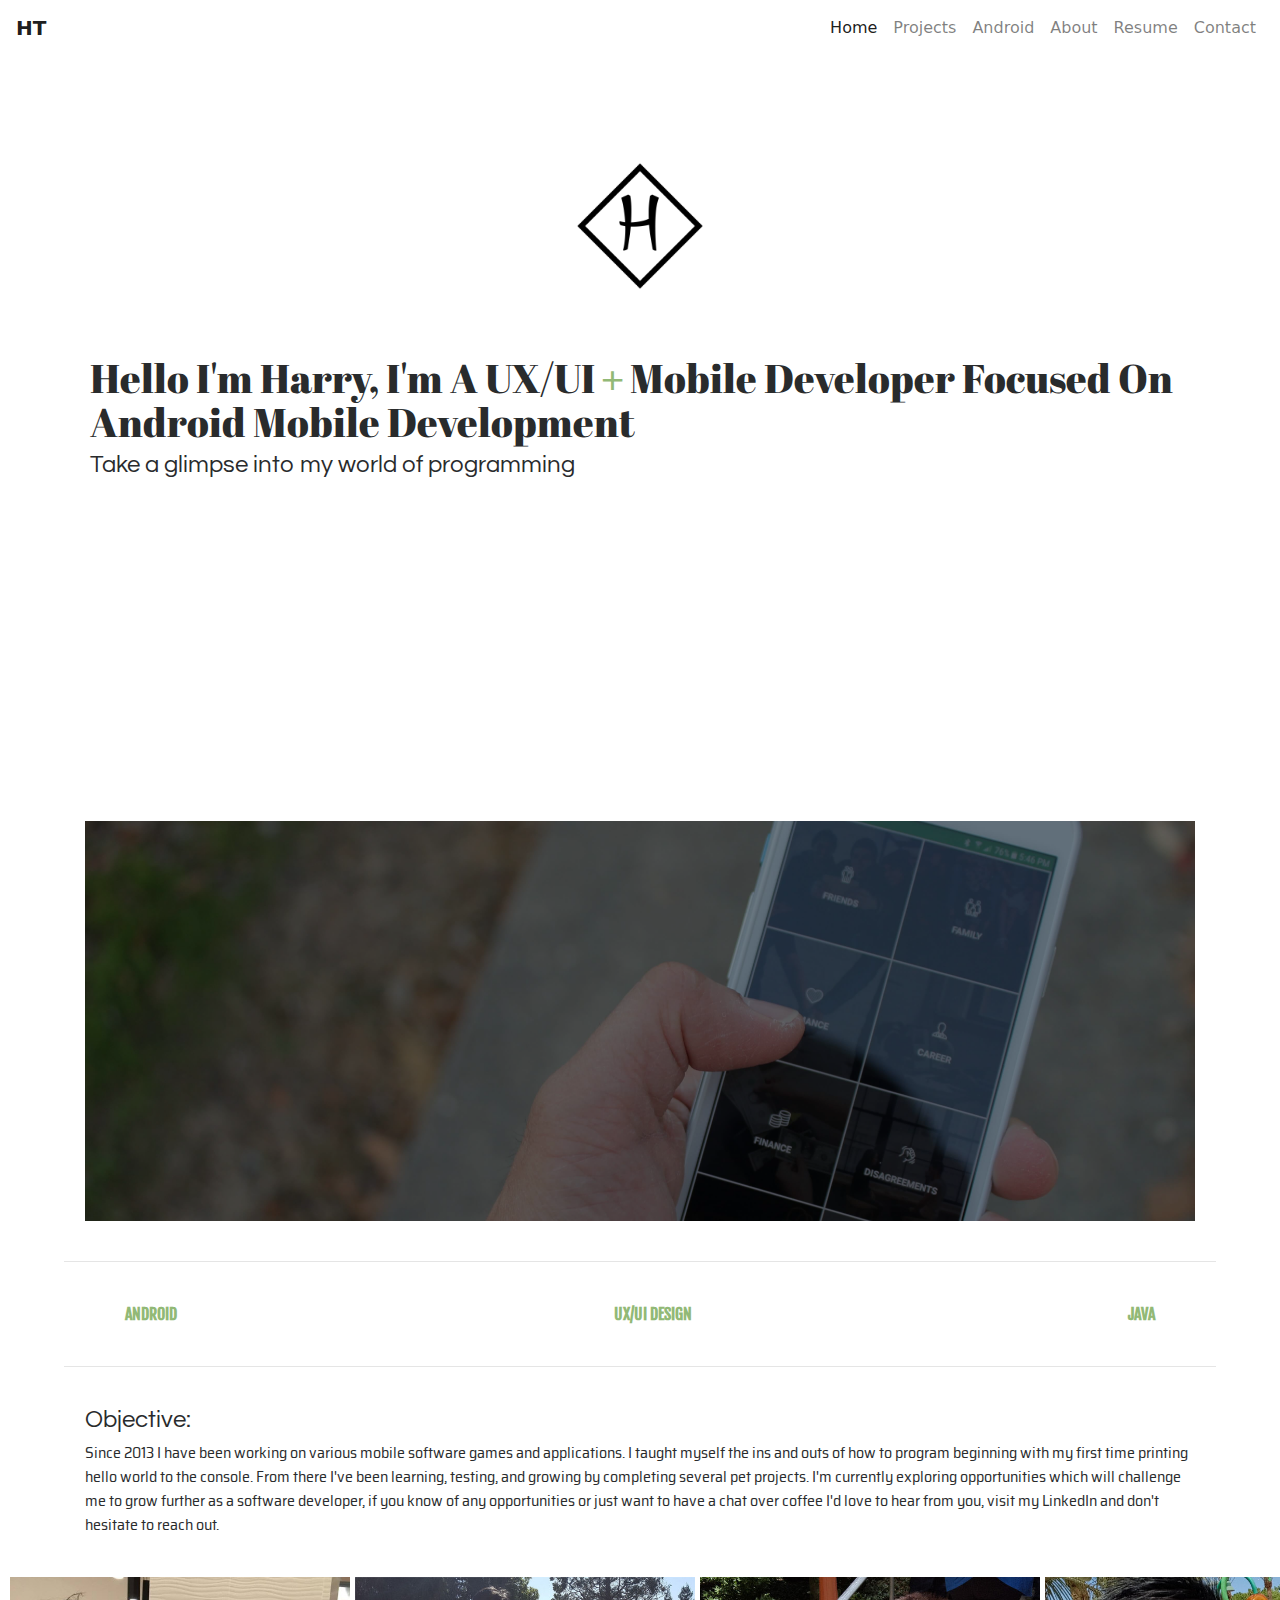
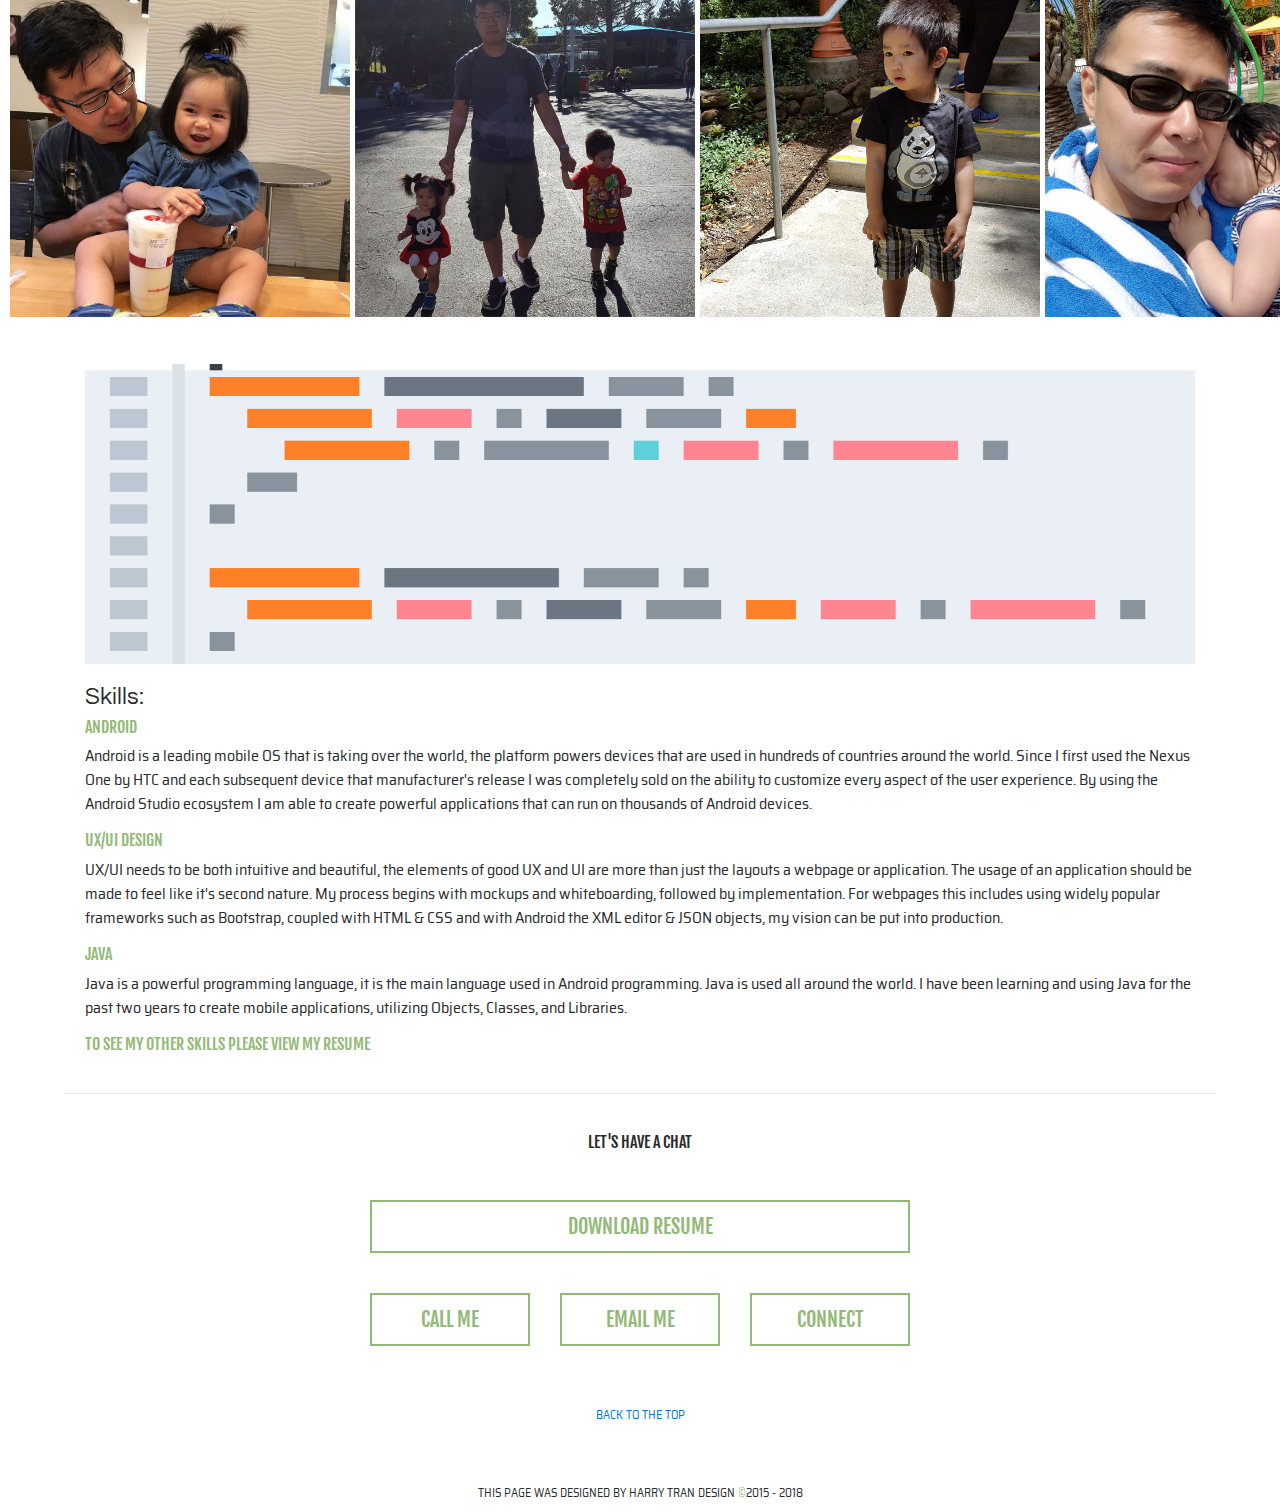
<file: index.html>
<!DOCTYPE html>
<html lang="en-US">
	<head>
		<meta charset="UTF-8">
		<meta name="viewport" content="width=device-width, initial-scale=1.0">
		<!-- TODO: Add these keywords and description -->
		<!-- TODO: Purchase helloimharry.com or imharry.me -->
		<meta name="keywords" content="Add Keywords Here">
		<meta name="description" content="Add Description Here.">
		<meta name="author" content="Harry Tran Design">

		<title>HELLO IM HARRY | ANDROID MOBILE DEVELOPER | UX/UI DESIGN | FRONT END WORK</title>
 
 		<link rel="stylesheet" type="text/css" href="css/normalize.css">
 		<link rel="stylesheet" type="text/css" href="css/bootstrap.css">
		<link href="https://fonts.googleapis.com/css?family=Abril+Fatface|Fjalla+One|Nunito|Questrial|Rozha+One|Saira+Semi+Condensed" rel="stylesheet">
		<link rel="stylesheet" type="text/css" href="css/style.css">

		<!-- Global site tag (gtag.js) - Google Analytics -->
		<script async src="https://www.googletagmanager.com/gtag/js?id=UA-79256098-3"></script>
		<script>
		  window.dataLayer = window.dataLayer || [];
		  function gtag(){dataLayer.push(arguments);}
		  gtag('js', new Date());

		  gtag('config', 'UA-79256098-3');
		</script>
 	</head>

	<body>
		<!-- NAVBAR WITH MENU / COLLAPSIBLE WITH TOGGLE  -->
		<nav id="menu" class="navbar navbar-toggleable-md navbar-light">
			<button class="navbar-toggler navbar-toggler-right" type="button" data-toggle="collapse" data-target="#navbarNav" aria-controls="navbarNav" aria-expanded="false" aria-label="Toggle navigation">
				<span class="navbar-toggler-icon"></span>
			</button>

			<a class="navbar-brand" href="index.html"><strong>HT</strong></a>
			<div class="collapse navbar-collapse" id="navbarNav">
				<ul class="nav navbar-nav ml-auto">
					<li class="nav-item active">
						<a class="nav-link" href="index.html">Home<span class="sr-only">(current)</span></a>
					</li>

					<li class="nav-item">
						<a class="nav-link" href="project.html">Projects</a>
					</li>

					<li class="nav-item">
						<a class="nav-link" href="android.html">Android</a>
					</li>

					<li class="nav-item">
						<a class="nav-link" href="about.html">About</a>
					</li>

					<li class="nav-item">
						<a class="nav-link" href="resume.html">Resume</a>
					</li>

					<li class="nav-item">
						<a class="nav-link" href="#footer-main">Contact</a>
					</li>
				</ul>
			</div>
		</nav>
		<!-- END NAVBAR SECTION -->

		<div id="overview" class="container">

			<img id="logo" src="images/logo.png" alt="The letter H in a diamond">

			<h1 class="text-capitalize">Hello I'm Harry, I'm a UX/UI <span id="plus-sign">+</span> Mobile Developer focused on Android Mobile Development</h1>
			<h4>Take a glimpse into my world of programming</h4>
		</div>



		<div class="container">
			<div id="main-jumbotron" class="jumbotron">
				<div class="dark-overlay"></div>
			</div>
		</div>


		<hr>


		<div id="skill-header" class="container text-center">
			<ul>
				<li class="text-uppercase">Android</li>
				<li class="text-uppercase">UX/UI Design</li>
				<li class="text-uppercase">Java</li>
			</ul>
		</div>


		<hr>


		<div id="objective-text" class="container">
			<h4>Objective:</h4>
			<p>Since 2013 I have been working on various mobile software games and applications. I taught myself the ins and outs of how to program beginning with my first time printing hello world to the console. From there I've been learning, testing, and growing by completing several pet projects. I'm currently exploring opportunities which will challenge me to grow further as a software developer, if you know of any opportunities or just want to have a chat over coffee I'd love to hear from you, visit my LinkedIn and don't hesitate to reach out.</p>
		</div>


		<div id="picture-reel" class="container-fluid">
			<div class="slide">
				<div class="image-square"></div>
				<div class="image-square"></div>
				<div class="image-square"></div>
				<div class="image-square"></div>
				<div class="image-square"></div>
				<div class="image-square"></div>
				<div class="image-square"></div>
				<div class="image-square"></div>
				<div class="image-square"></div>
				<div class="image-square"></div>
				<div class="image-square"></div>
				<div class="image-square"></div>
				<div class="image-square"></div>
				<div class="image-square"></div>
				<div class="image-square"></div>
				<div class="image-square"></div>
			</div>
		</div>


		<div id="skill-section" class="container">
			<div id="type-code"></div>

			<h4>Skills:</h4>
			<h6 class="tint text-uppercase">Android</h6>
			<p>Android is a leading mobile OS that is taking over the world, the platform powers devices that are used in hundreds of countries around the world. Since I first used the Nexus One by HTC and each subsequent device that manufacturer's release I was completely sold on the ability to customize every aspect of the user experience. By using the Android Studio ecosystem I am able to create powerful applications that can run on thousands of Android devices.</p>

			<h6 class="tint text-uppercase">UX/UI Design</h6>
			<p>UX/UI needs to be both intuitive and beautiful, the elements of good UX and UI are more than just the layouts a webpage or application. The usage of an application should be made to feel like it's second nature. My process begins with mockups and whiteboarding, followed by implementation. For webpages this includes using widely popular frameworks such as Bootstrap, coupled with HTML &amp; CSS and with Android the XML editor &amp; JSON objects, my vision can be put into production.</p>
			
			<h6 class="tint text-uppercase">Java</h6>
			<p>Java is a powerful programming language, it is the main language used in Android programming. Java is used all around the world. I have been learning and using Java for the past two years to create mobile applications, utilizing Objects, Classes, and Libraries.</p>

			<h6 class="tint text-uppercase"> To see my other skills please view my resume</h6>
		</div>


		<hr>


		<!-- FOOTER FOR ALL PAGES -->
		<div id="footer-main" class="container">

			<h6 class="text-center text-uppercase">Let's Have A Chat</h6>

			<div class="row text-center">
				<div id="resume-button" class="col-lg-6 offset-lg-3 resume">
					<a href="resume/HarryTranMobileDev.pdf"><button class="btn btn-1 btn-lg btn-outline-primary btn-block">Download Resume</button></a>
				</div>
			</div>

			<div id="footer-button" class="row text-center footer">
				<div class="col-lg-2 offset-lg-3"><a href="tel:19166004443"><button class="btn btn-1 btn-lg btn-outline-primary btn-block">Call Me</button></a></div>

				<div class="col-lg-2"><a href="mailto:harrytrandesign@gmail.com?Subject=Saying%20Hi" target="_top"><button class="btn btn-1 btn-lg btn-outline-primary btn-block">Email Me</button></a></div>

				<div class="col-lg-2"><a href="https://www.linkedin.com/in/harrisontran/"><button class="btn btn-1 btn-lg btn-outline-primary btn-block">Connect</button></a></div>
			</div>

			<a class="text-center" href="#menu"><p class="back-top">Back to the top</p></a>

			<p class="footer-copyright text-center">This Page Was Designed by Harry Tran Design <span class="tint">&copy;</span>2015 - 2018</p>
		</div>


		<script src="js/jquery-3.2.1.js" type="text/javascript"></script>
		<script src="js/modernizr.js" type="text/javascript"></script>
		<script src="js/bootstrap.js" type="text/javascript"></script>
		<script src="js/app.js" type="text/javascript"></script>
	</body>

</html>
</file>
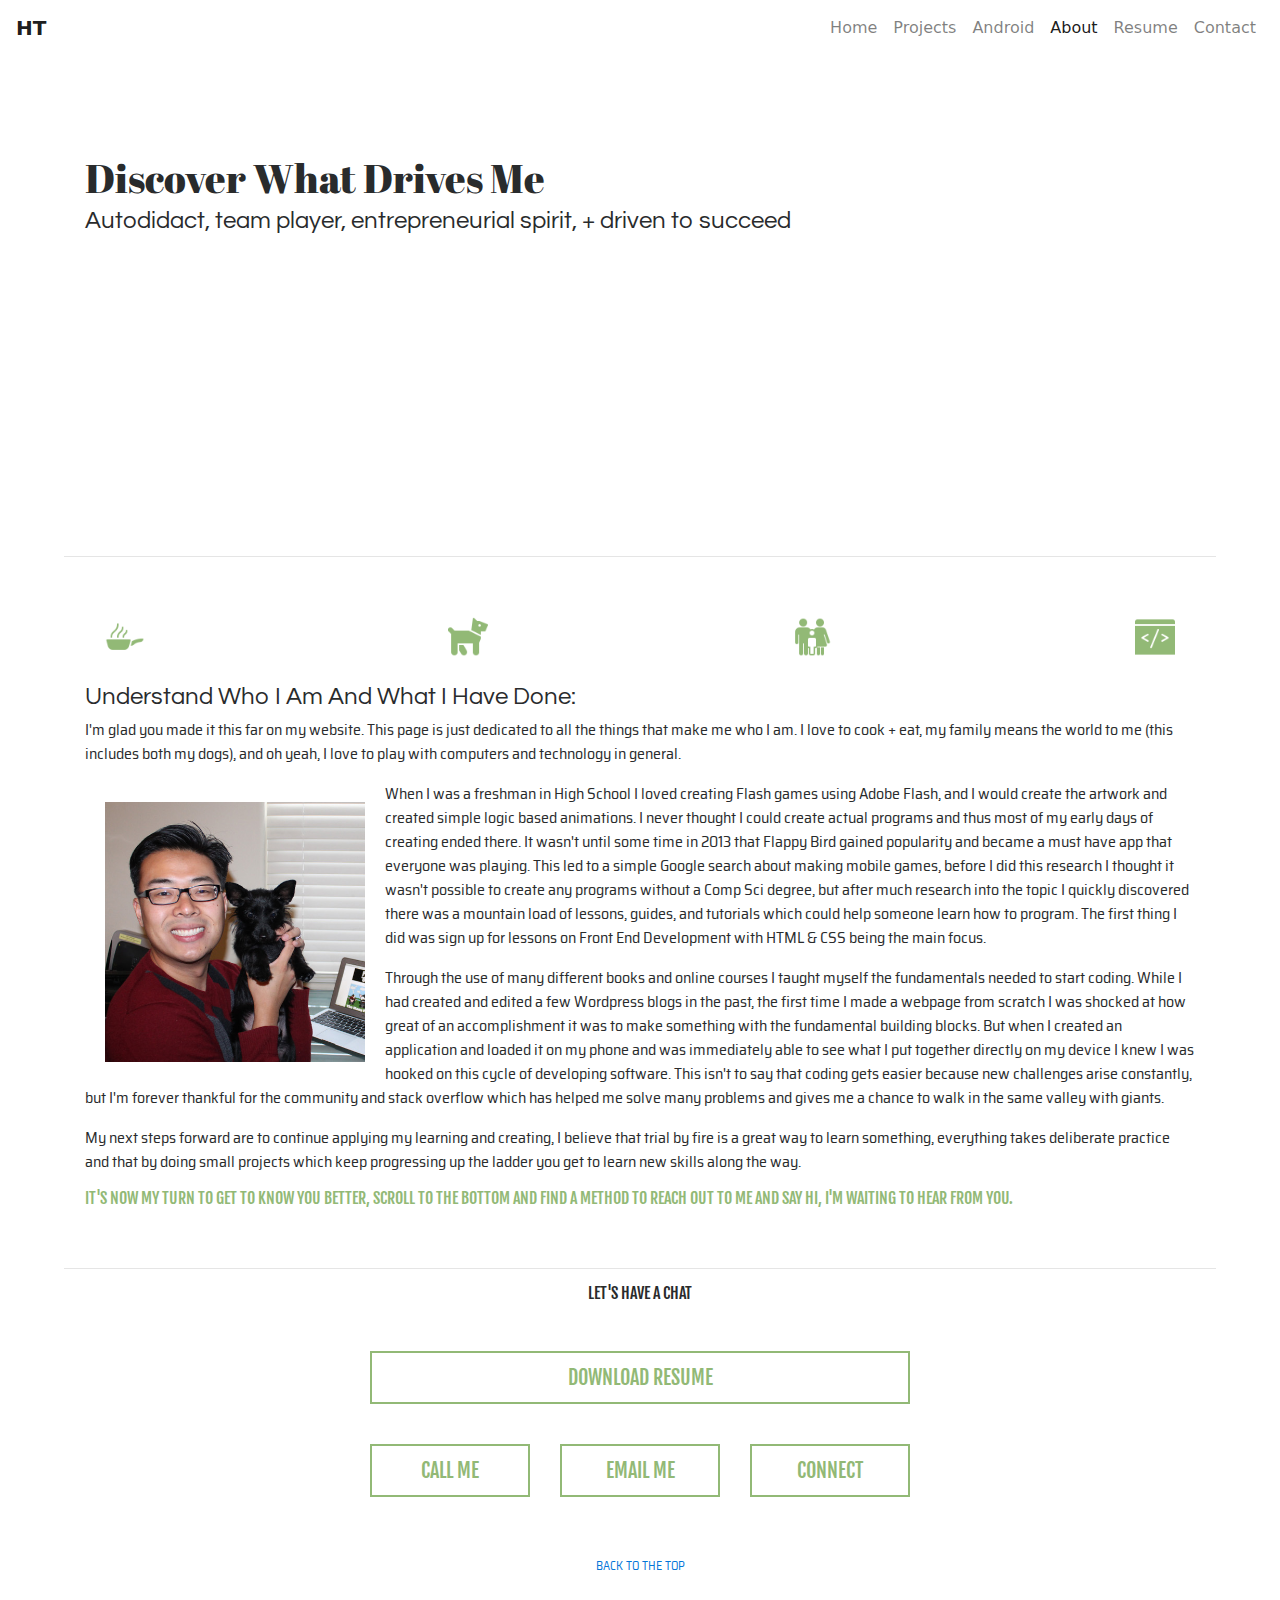
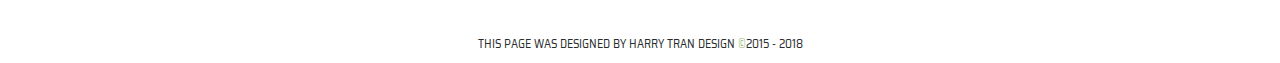
<file: about.html>
<!DOCTYPE html>
<html lang="en-US">
	<head>
		<meta charset="UTF-8">
		<meta name="viewport" content="width=device-width, initial-scale=1.0">
		<!-- TODO: Add these keywords and description -->
		<!-- TODO: Purchase helloimharry.com or imharry.me -->
		<meta name="keywords" content="Add Keywords Here">
		<meta name="description" content="Add Description Here.">
		<meta name="author" content="Harry Tran Design">

		<title>HELLO IM HARRY | ANDROID MOBILE DEVELOPER | UX/UI DESIGN | FRONT END WORK</title>
 
 		<link rel="stylesheet" type="text/css" href="css/normalize.css">
 		<link rel="stylesheet" type="text/css" href="css/bootstrap.css">
		<link href="https://fonts.googleapis.com/css?family=Abril+Fatface|Fjalla+One|Nunito|Questrial|Rozha+One|Saira+Semi+Condensed" rel="stylesheet">
		<link rel="stylesheet" type="text/css" href="css/style.css">
 	</head>

	<body>
		<!-- NAVBAR WITH MENU / COLLAPSIBLE WITH TOGGLE  -->
		<nav id="menu" class="navbar navbar-toggleable-md navbar-light">
			<button class="navbar-toggler navbar-toggler-right" type="button" data-toggle="collapse" data-target="#navbarNav" aria-controls="navbarNav" aria-expanded="false" aria-label="Toggle navigation">
				<span class="navbar-toggler-icon"></span>
			</button>

			<a class="navbar-brand" href="index.html"><strong>HT</strong></a>
			<div class="collapse navbar-collapse" id="navbarNav">
				<ul class="nav navbar-nav ml-auto">
					<li class="nav-item">
						<a class="nav-link" href="index.html">Home<span class="sr-only">(current)</span></a>
					</li>

					<li class="nav-item">
						<a class="nav-link" href="project.html">Projects</a>
					</li>

					<li class="nav-item">
						<a class="nav-link" href="android.html">Android</a>
					</li>

					<li class="nav-item active">
						<a class="nav-link" href="about.html">About</a>
					</li>

					<li class="nav-item">
						<a class="nav-link" href="resume.html">Resume</a>
					</li>

					<li class="nav-item">
						<a class="nav-link" href="#footer-resume">Contact</a>
					</li>
				</ul>
			</div>
		</nav>
		<!-- END NAVBAR SECTION -->

		<div id="about-overview" class="container">
			<h1 class="text-capitalize">Discover what drives me</h1>
			<h4>Autodidact, team player, entrepreneurial spirit, + driven to succeed</h4>
		</div>


		<hr>


		<div id="about-icon" class="container text-center">
			<ul>
				<li><div class="hobby-icon-pan"></div></li>
				<li><div class="hobby-icon-dog"></div></li>
				<li><div class="hobby-icon-fam"></div></li>
				<li><div class="hobby-icon-code"></div></li>
			</ul>
		</div>

		<div id="about-text" class="container">
			<h4 class="text-capitalize">Understand who I am and what I have done:</h4>
			<p>I'm glad you made it this far on my website. This page is just dedicated to all the things that make me who I am. I love to cook + eat, my family means the world to me (this includes both my dogs), and oh yeah, I love to play with computers and technology in general.</p>

			<img id="onion-work" src="images/working.jpg" alt="Me working on a website with my dog">

			<p>When I was a freshman in High School I loved creating Flash games using Adobe Flash, and I would create the artwork and created simple logic based animations. I never thought I could create actual programs and thus most of my early days of creating ended there. It wasn't until some time in 2013 that Flappy Bird gained popularity and became a must have app that everyone was playing. This led to a simple Google search about making mobile games, before I did this research I thought it wasn't possible to create any programs without a Comp Sci degree, but after much research into the topic I quickly discovered there was a mountain load of lessons, guides, and tutorials which could help someone learn how to program. The first thing I did was sign up for lessons on Front End Development with HTML &amp; CSS being the main focus.</p>

			

			<p>Through the use of many different books and online courses I taught myself the fundamentals needed to start coding. While I had created and edited a few Wordpress blogs in the past, the first time I made a webpage from scratch I was shocked at how great of an accomplishment it was to make something with the fundamental building blocks. But when I created an application and loaded it on my phone and was immediately able to see what I put together directly on my device I knew I was hooked on this cycle of developing software. This isn't to say that coding gets easier because new challenges arise constantly, but I'm forever thankful for the community and stack overflow which has helped me solve many problems and gives me a chance to walk in the same valley with giants.</p>


			<p>My next steps forward are to continue applying my learning and creating, I believe that trial by fire is a great way to learn something, everything takes deliberate practice and that by doing small projects which keep progressing up the ladder you get to learn new skills along the way.</p>


			<h6 class="tint text-uppercase">It's now my turn to get to know you better, scroll to the bottom and find a method to reach out to me and say hi, I'm waiting to hear from you.</h6>
		</div>


		<hr>


		<!-- FOOTER FOR ALL PAGES -->
		<div id="footer-resume" class="container">

			<h6 class="text-center text-uppercase">Let's Have A Chat</h6>

			<div class="row text-center">
				<div id="resume-button" class="col-lg-6 offset-lg-3 resume">
					<a href="resume/HarryTranMobileDev.pdf"><button class="btn btn-1 btn-lg btn-outline-primary btn-block">Download Resume</button></a>
				</div>
			</div>

			<div id="footer-button" class="row text-center footer">
				<div class="col-lg-2 offset-lg-3"><a href="tel:19166004443"><button class="btn btn-1 btn-lg btn-outline-primary btn-block">Call Me</button></a></div>

				<div class="col-lg-2"><a href="mailto:harrytrandesign@gmail.com?Subject=Saying%20Hi" target="_top"><button class="btn btn-1 btn-lg btn-outline-primary btn-block">Email Me</button></a></div>

				<div class="col-lg-2"><a href="https://www.linkedin.com/in/harrisontran/"><button class="btn btn-1 btn-lg btn-outline-primary btn-block">Connect</button></a></div>
			</div>

			<a class="text-center" href="#menu"><p class="back-top">Back to the top</p></a>

			<p class="footer-copyright text-center">This Page Was Designed by Harry Tran Design <span class="tint">&copy;</span>2015 - 2018</p>
		</div>


		<script src="js/jquery-3.2.1.js" type="text/javascript"></script>
		<script src="js/modernizr.js" type="text/javascript"></script>
		<script src="js/bootstrap.js" type="text/javascript"></script>
		<script src="js/app.js" type="text/javascript"></script>
	</body>

</html>
</file>
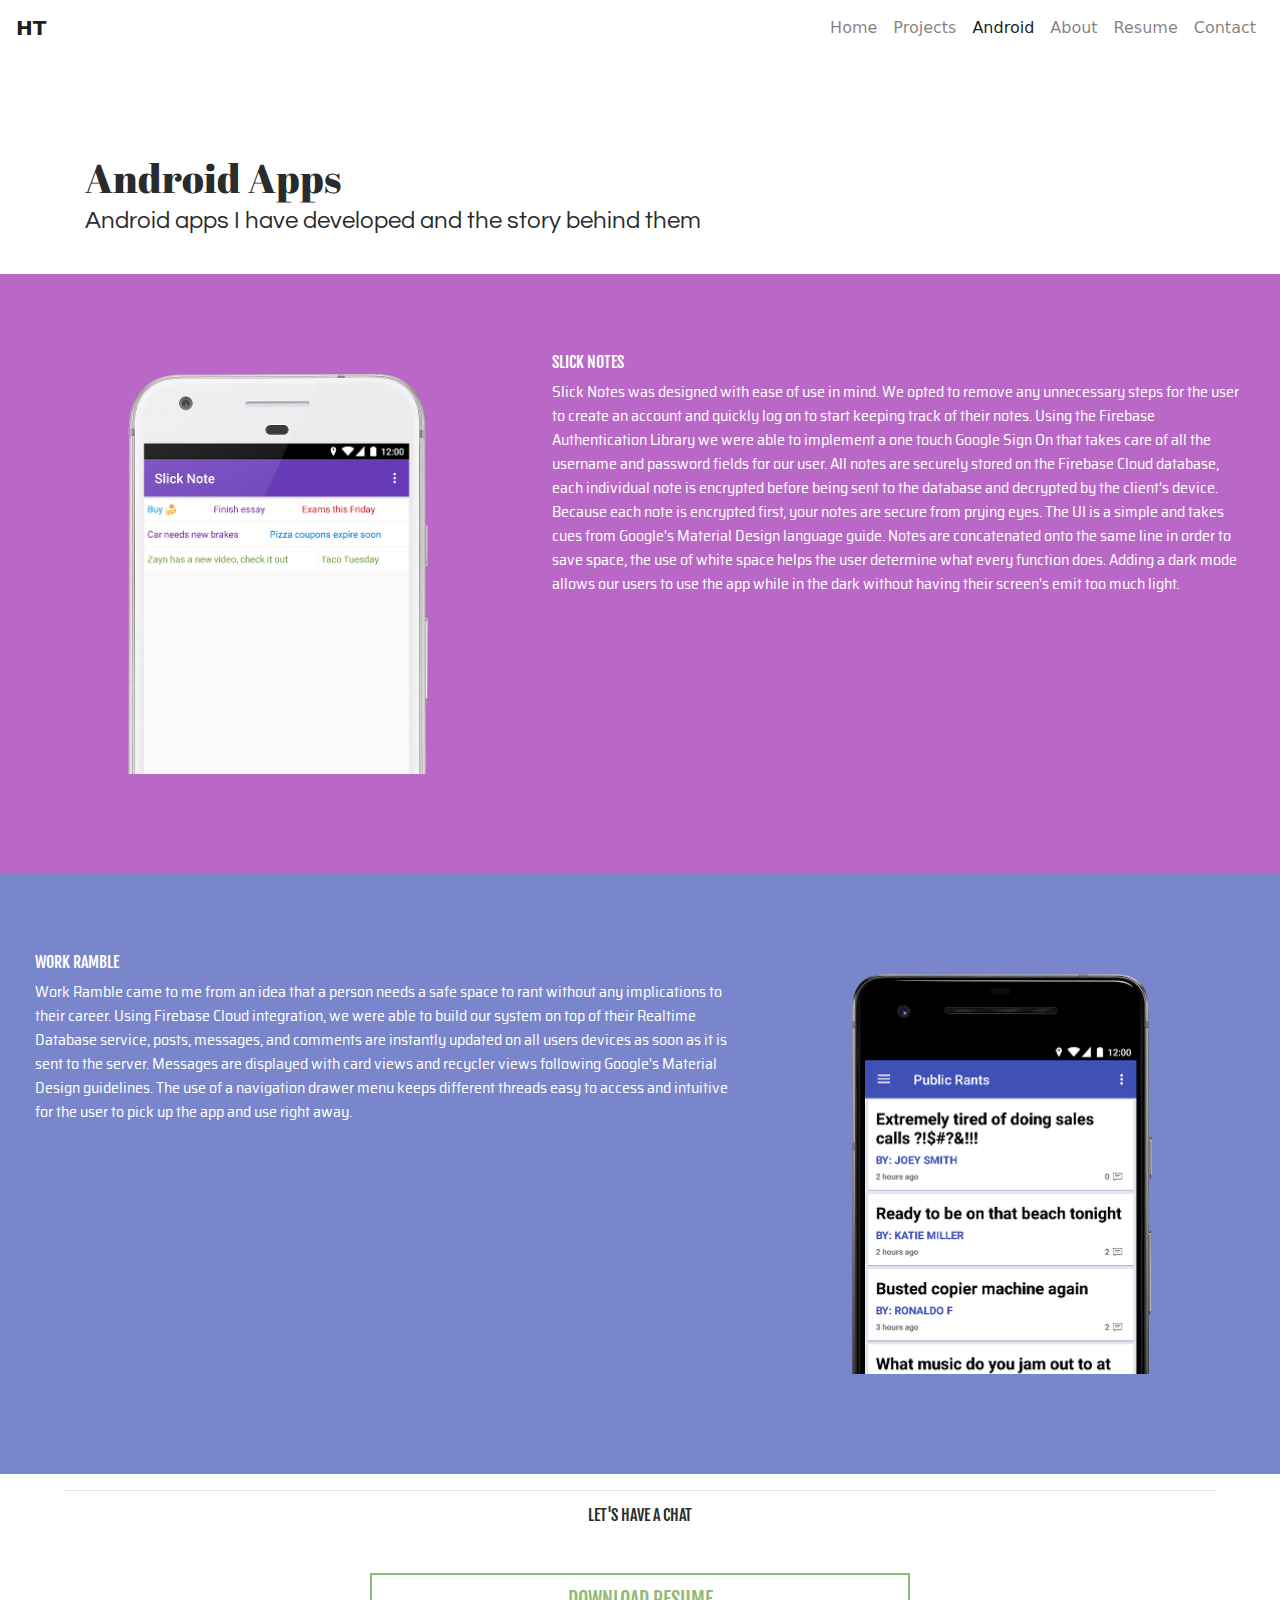
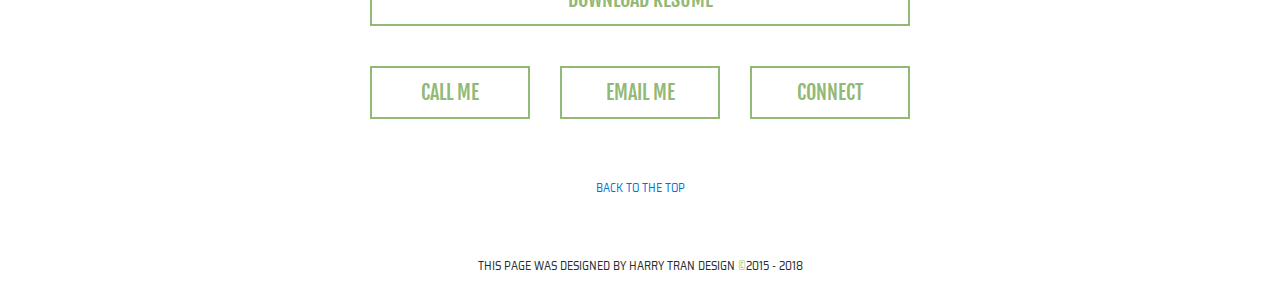
<file: android.html>
<!DOCTYPE html>
<html lang="en-US">
	<head>
		<meta charset="UTF-8">
		<meta name="viewport" content="width=device-width, initial-scale=1.0">
		<!-- TODO: Add these keywords and description -->
		<!-- TODO: Purchase helloimharry.com or imharry.me -->
		<meta name="keywords" content="Add Keywords Here">
		<meta name="description" content="Add Description Here.">
		<meta name="author" content="Harry Tran Design">

		<title>HELLO IM HARRY | ANDROID MOBILE DEVELOPER | UX/UI DESIGN | FRONT END WORK</title>
 
 		<link rel="stylesheet" type="text/css" href="css/normalize.css">
 		<link rel="stylesheet" type="text/css" href="css/bootstrap.css">
		<link href="https://fonts.googleapis.com/css?family=Abril+Fatface|Fjalla+One|Nunito|Questrial|Rozha+One|Saira+Semi+Condensed" rel="stylesheet">
		<link rel="stylesheet" type="text/css" href="css/style.css">
 	</head>

	<body>
		<!-- NAVBAR WITH MENU / COLLAPSIBLE WITH TOGGLE  -->
		<nav id="menu" class="navbar navbar-toggleable-md navbar-light">
			<button class="navbar-toggler navbar-toggler-right" type="button" data-toggle="collapse" data-target="#navbarNav" aria-controls="navbarNav" aria-expanded="false" aria-label="Toggle navigation">
				<span class="navbar-toggler-icon"></span>
			</button>

			<a class="navbar-brand" href="index.html"><strong>HT</strong></a>
			<div class="collapse navbar-collapse" id="navbarNav">
				<ul class="nav navbar-nav ml-auto">
					<li class="nav-item">
						<a class="nav-link" href="index.html">Home<span class="sr-only">(current)</span></a>
					</li>

					<li class="nav-item">
						<a class="nav-link" href="project.html">Projects</a>
					</li>

					<li class="nav-item active">
						<a class="nav-link" href="android.html">Android</a>
					</li>

					<li class="nav-item">
						<a class="nav-link" href="about.html">About</a>
					</li>

					<li class="nav-item">
						<a class="nav-link" href="resume.html">Resume</a>
					</li>

					<li class="nav-item">
						<a class="nav-link" href="#footer-resume">Contact</a>
					</li>
				</ul>
			</div>
		</nav>
		<!-- END NAVBAR SECTION -->

		<div id="project-overview" class="container">
			<h1 class="text-capitalize">Android Apps</h1>
			<h4>Android apps I have developed and the story behind them</h4>
		</div>


		<div id="android-apps" class="container">
			<div id="slick-note" class="row app-name-label">
				<div class="col-lg-5">
					<div id="android-app-1"></div>
				</div>
				<div class="col-lg-7">
					<h6 class="text-uppercase">Slick Notes</h6>
					<p>Slick Notes was designed with ease of use in mind. We opted to remove any unnecessary steps for the user to create an account and quickly log on to start keeping track of their notes. Using the Firebase Authentication Library we were able to implement a one touch Google Sign On that takes care of all the username and password fields for our user. All notes are securely stored on the Firebase Cloud database, each individual note is encrypted before being sent to the database and decrypted by the client's device. Because each note is encrypted first, your notes are secure from prying eyes. The UI is a simple and takes cues from Google's Material Design language guide. Notes are concatenated onto the same line in order to save space, the use of white space helps the user determine what every function does. Adding a dark mode allows our users to use the app while in the dark without having their screen's emit too much light.</p>

				</div>
			</div>

			<div id="work-ramble" class="row app-name-label">
				<div class="col-lg-5 push-lg-7">
					<div id="android-app-2"></div>
				</div>
				<div class="col-lg-7 pull-lg-5">
					<h6 class="text-uppercase">Work Ramble</h6>
					<p>Work Ramble came to me from an idea that a person needs a safe space to rant without any implications to their career. Using Firebase Cloud integration, we were able to build our system on top of their Realtime Database service,  posts, messages, and comments are instantly updated on all users devices as soon as it is sent to the server. Messages are displayed with card views and recycler views following Google's Material Design guidelines. The use of a navigation drawer menu keeps different threads easy to access and intuitive for the user to pick up the app and use right away.</p>

				</div>
			</div>

		</div>


		<hr>


		<!-- FOOTER FOR ALL PAGES -->
		<div id="footer-resume" class="container">

			<h6 class="text-center text-uppercase">Let's Have A Chat</h6>

			<div class="row text-center">
				<div id="resume-button" class="col-lg-6 offset-lg-3 resume">
					<a href="resume/HarryTranMobileDev.pdf"><button class="btn btn-1 btn-lg btn-outline-primary btn-block">Download Resume</button></a>
				</div>
			</div>

			<div id="footer-button" class="row text-center footer">
				<div class="col-lg-2 offset-lg-3"><a href="tel:19166004443"><button class="btn btn-1 btn-lg btn-outline-primary btn-block">Call Me</button></a></div>

				<div class="col-lg-2"><a href="mailto:harrytrandesign@gmail.com?Subject=Saying%20Hi" target="_top"><button class="btn btn-1 btn-lg btn-outline-primary btn-block">Email Me</button></a></div>

				<div class="col-lg-2"><a href="https://www.linkedin.com/in/harrisontran/"><button class="btn btn-1 btn-lg btn-outline-primary btn-block">Connect</button></a></div>
			</div>

			<a class="text-center" href="#menu"><p class="back-top">Back to the top</p></a>

			<p class="footer-copyright text-center">This Page Was Designed by Harry Tran Design <span class="tint">&copy;</span>2015 - 2018</p>
		</div>


		<script src="js/jquery-3.2.1.js" type="text/javascript"></script>
		<script src="js/modernizr.js" type="text/javascript"></script>
		<script src="js/bootstrap.js" type="text/javascript"></script>
		<script src="js/app.js" type="text/javascript"></script>
	</body>

</html>
</file>
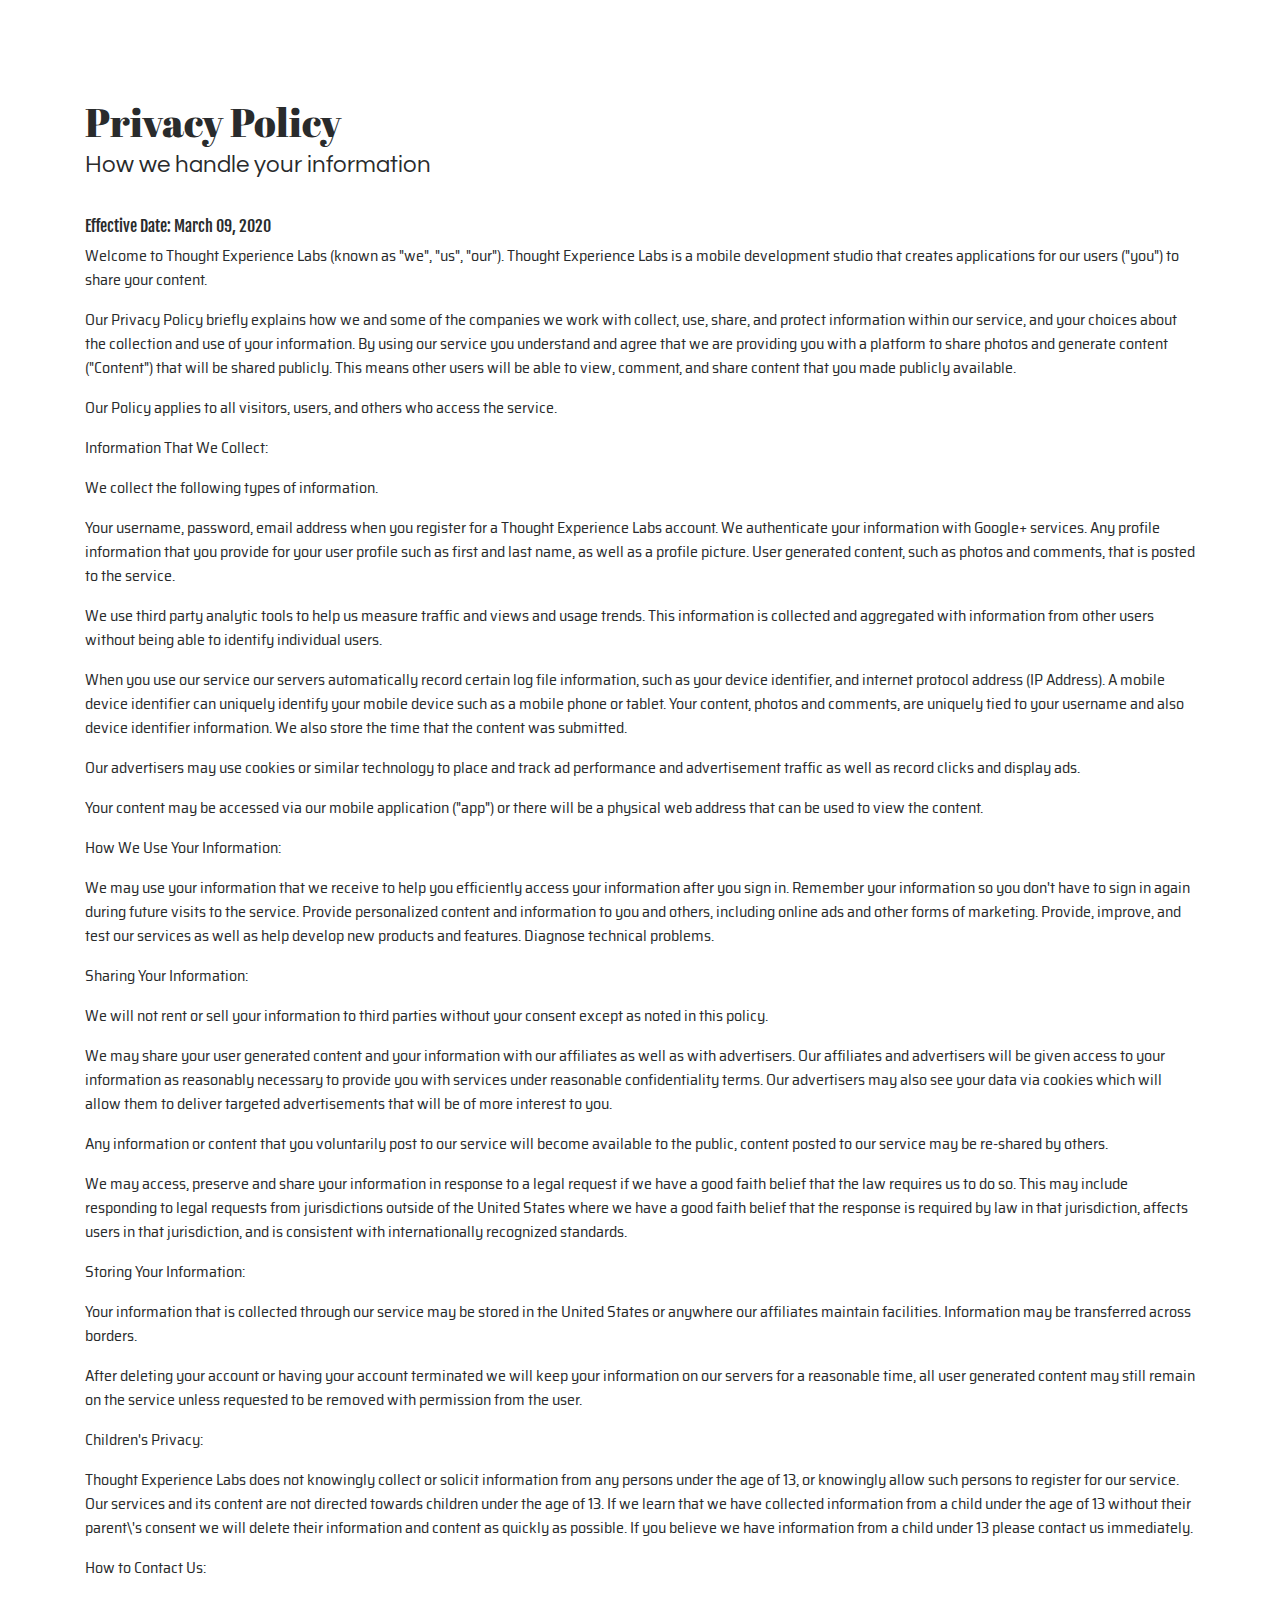
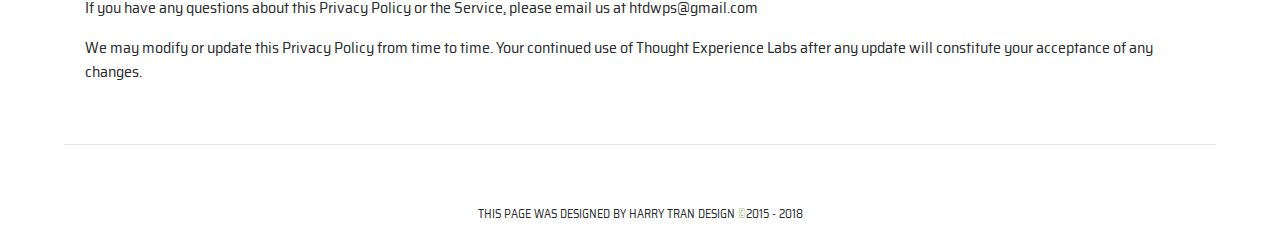
<file: privacy.html>
<!DOCTYPE html>
<html lang="en-US">
	<head>
		<meta charset="UTF-8">
		<meta name="viewport" content="width=device-width, initial-scale=1.0">
		<!-- TODO: Add these keywords and description -->
		<!-- TODO: Purchase helloimharry.com or imharry.me -->
		<meta name="keywords" content="Add Keywords Here">
		<meta name="description" content="Add Description Here.">
		<meta name="author" content="Harry Tran Design">

		<title>Thought Experience Labs Apps | PRIVACY POLICY</title>
 
 		<link rel="stylesheet" type="text/css" href="css/normalize.css">
 		<link rel="stylesheet" type="text/css" href="css/bootstrap.css">
		<link href="https://fonts.googleapis.com/css?family=Abril+Fatface|Fjalla+One|Nunito|Questrial|Rozha+One|Saira+Semi+Condensed" rel="stylesheet">
		<link rel="stylesheet" type="text/css" href="css/style.css">
 	</head>

	<body>
		<div id="project-overview" class="container">
			<h1 class="text-capitalize">Privacy policy</h1>
			<h4>How we handle your information</h4>
		</div>

		<div id="about-text" class="container">

			<h6>Effective Date: March 09, 2020</h6>

			<p>Welcome to Thought Experience Labs (known as "we", "us", "our"). Thought Experience Labs is a mobile development studio that creates applications for our users ("you") to share your content.</p>

			<p>Our Privacy Policy briefly explains how we and some of the companies we work with collect, use, share, and protect information within our service, and your choices about the collection and use of your information. By using our service you understand and agree that we are providing you with a platform to share photos and generate content ("Content") that will be shared publicly. This means other users will be able to view, comment, and share content that you made publicly available.</p>

			<p>Our Policy applies to all visitors, users, and others who access the service.</p>

			<p>Information That We Collect:</p>

			<p>We collect the following types of information.</p>

			<p>Your username, password, email address when you register for a Thought Experience Labs account. We authenticate your information with Google+ services. Any profile information that you provide for your user profile such as first and last name, as well as a profile picture. User generated content, such as photos and comments, that is posted to the service.</p>

			<p>We use third party analytic tools to help us measure traffic and views and usage trends. This information is collected and aggregated with information from other users without being able to identify individual users.</p>

			<p>When you use our service our servers automatically record certain log file information, such as your device identifier, and internet protocol address (IP Address). A mobile device identifier can uniquely identify your mobile device such as a mobile phone or tablet. Your content, photos and comments, are uniquely tied to your username and also device identifier information. We also store the time that the content was submitted.</p>

			<p>Our advertisers may use cookies or similar technology to place and track ad performance and advertisement traffic as well as record clicks and display ads.</p>

			<p>Your content may be accessed via our mobile application ("app") or there will be a physical web address that can be used to view the content.</p>

			<p>How We Use Your Information:</p>

			<p>We may use your information that we receive to help you efficiently access your information after you sign in. Remember your information so you don't have to sign in again during future visits to the service. Provide personalized content and information to you and others, including online ads and other forms of marketing. Provide, improve, and test our services as well as help develop new products and features. Diagnose technical problems.</p>

			<p>Sharing Your Information:</p>

			<p>We will not rent or sell your information to third parties without your consent except as noted in this policy.</p>

			<p>We may share your user generated content and your information with our affiliates as well as with advertisers. Our affiliates and advertisers will be given access to your information as reasonably necessary to provide you with services under reasonable confidentiality terms. Our advertisers may also see your data via cookies which will allow them to deliver targeted advertisements that will be of more interest to you.</p>

			<p>Any information or content that you voluntarily post to our service will become available to the public, content posted to our service may be re-shared by others.</p>

			<p>We may access, preserve and share your information in response to a legal request if we have a good faith belief that the law requires us to do so. This may include responding to legal requests from jurisdictions outside of the United States where we have a good faith belief that the response is required by law in that jurisdiction, affects users in that jurisdiction, and is consistent with internationally recognized standards.</p>

			<p>Storing Your Information:</p>

			<p>Your information that is collected through our service may be stored in the United States or anywhere our affiliates maintain facilities. Information may be transferred across borders.</p>

			<p>After deleting your account or having your account terminated we will keep your information on our servers for a reasonable time, all user generated content may still remain on the service unless requested to be removed with permission from the user.</p>

			<p>Children's Privacy:</p>

			<p>Thought Experience Labs does not knowingly collect or solicit information from any persons under the age of 13, or knowingly allow such persons to register for our service. Our services and its content are not directed towards children under the age of 13. If we learn that we have collected information from a child under the age of 13 without their parent\'s consent we will delete their information and content as quickly as possible. If you believe we have information from a child under 13 please contact us immediately.</p>

			<p>How to Contact Us:</p>

			<p>If you have any questions about this Privacy Policy or the Service, please email us at htdwps@gmail.com</p>

			<p>We may modify or update this Privacy Policy from time to time. Your continued use of Thought Experience Labs after any update will constitute your acceptance of any changes.</p>

		</div>

		<hr>

		<p class="footer-copyright text-center">This Page Was Designed by Harry Tran Design <span class="tint">&copy;</span>2015 - 2018</p>


		<script src="js/jquery-3.2.1.js" type="text/javascript"></script>
		<script src="js/modernizr.js" type="text/javascript"></script>
		<script src="js/bootstrap.js" type="text/javascript"></script>
		<script src="js/app.js" type="text/javascript"></script>
	</body>

</html>
</file>
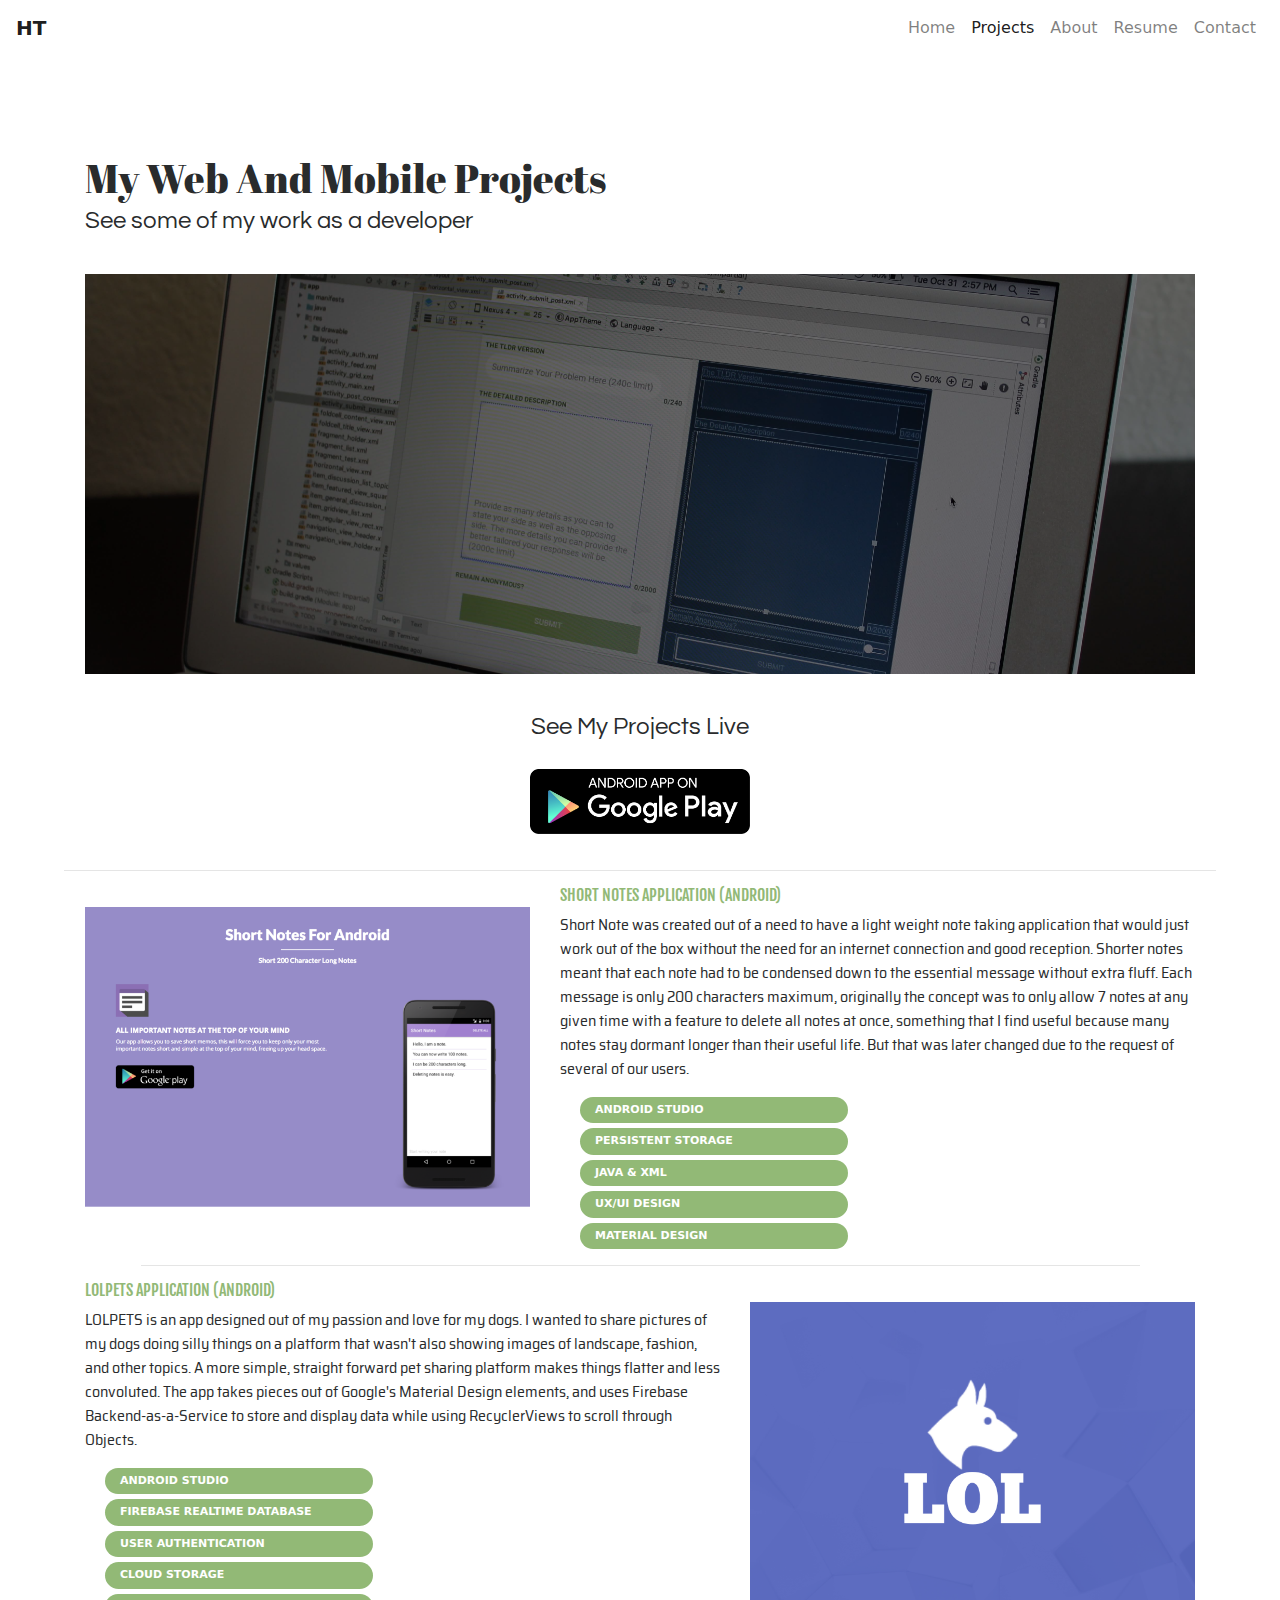
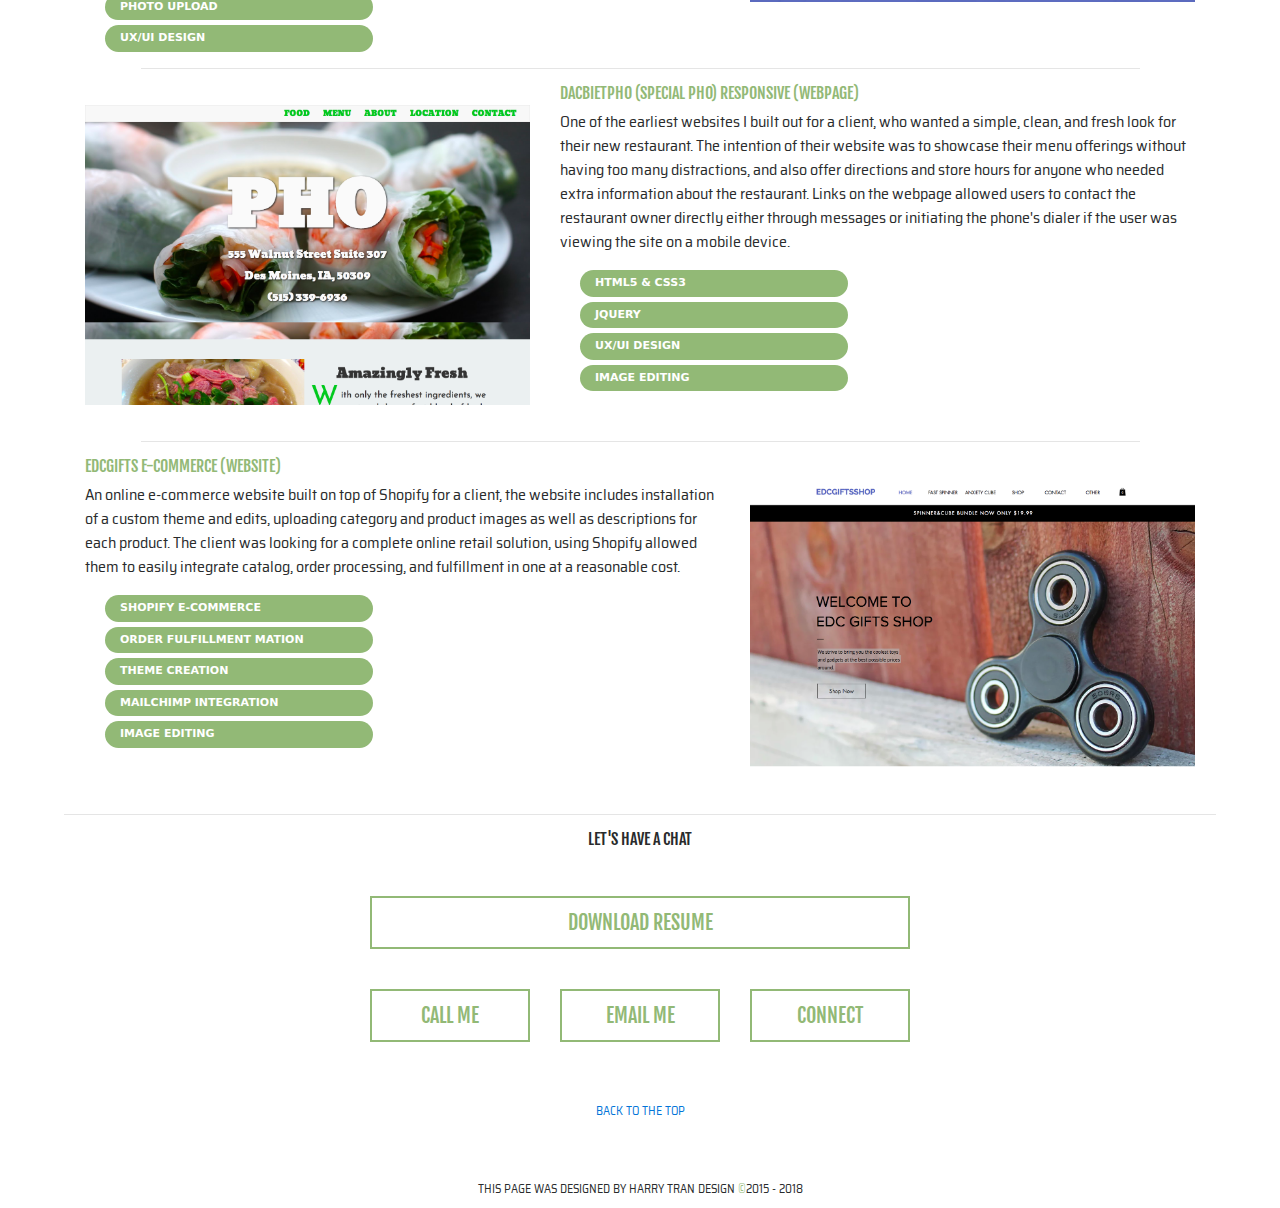
<file: project.html>
<!DOCTYPE html>
<html lang="en-US">
	<head>
		<meta charset="UTF-8">
		<meta name="viewport" content="width=device-width, initial-scale=1.0">
		<!-- TODO: Add these keywords and description -->
		<!-- TODO: Purchase helloimharry.com or imharry.me -->
		<meta name="keywords" content="Add Keywords Here">
		<meta name="description" content="Add Description Here.">
		<meta name="author" content="Harry Tran Design">

		<title>HELLO IM HARRY | ANDROID MOBILE DEVELOPER | UX/UI DESIGN | FRONT END WORK</title>
 
 		<link rel="stylesheet" type="text/css" href="css/normalize.css">
 		<link rel="stylesheet" type="text/css" href="css/bootstrap.css">
		<link href="https://fonts.googleapis.com/css?family=Abril+Fatface|Fjalla+One|Nunito|Questrial|Rozha+One|Saira+Semi+Condensed" rel="stylesheet">
		<link rel="stylesheet" type="text/css" href="css/style.css">
 	</head>

	<body>
		<!-- NAVBAR WITH MENU / COLLAPSIBLE WITH TOGGLE  -->
		<nav id="menu" class="navbar navbar-toggleable-md navbar-light">
			<button class="navbar-toggler navbar-toggler-right" type="button" data-toggle="collapse" data-target="#navbarNav" aria-controls="navbarNav" aria-expanded="false" aria-label="Toggle navigation">
				<span class="navbar-toggler-icon"></span>
			</button>

			<a class="navbar-brand" href="index.html"><strong>HT</strong></a>
			<div class="collapse navbar-collapse" id="navbarNav">
				<ul class="nav navbar-nav ml-auto">
					<li class="nav-item">
						<a class="nav-link" href="index.html">Home<span class="sr-only">(current)</span></a>
					</li>

					<li class="nav-item active">
						<a class="nav-link" href="project.html">Projects</a>
					</li>

					<li class="nav-item">
						<a class="nav-link" href="about.html">About</a>
					</li>

					<li class="nav-item">
						<a class="nav-link" href="resume.html">Resume</a>
					</li>

					<li class="nav-item">
						<a class="nav-link" href="#footer-resume">Contact</a>
					</li>
				</ul>
			</div>
		</nav>
		<!-- END NAVBAR SECTION -->

		<div id="project-overview" class="container">
			<h1 class="text-capitalize">My web and mobile projects</h1>
			<h4>See some of my work as a developer</h4>
		</div>


		<div class="container">
			<div id="project-jumbotron" class="jumbotron">
				<div class="dark-overlay"></div>
			</div>
		</div>


		<div class="container">
			<div class="text-center">
				<h4 class="text-capitalize">See My Projects Live</h4>

				<a href="https://play.google.com/store/apps/developer?id=HTDWPS"><img class="img-responsive google-play" src="images/google-play-badge.png" alt="Google Play button"></a>
			</div>
		</div>


		<hr>


		<div class="container">
			<div class="row">
				<div class="col-lg-5">
					<div id="project-1"></div>
				</div>
				<div class="col-lg-7">
					<h6 class="tint text-uppercase">Short Notes Application (Android)</h6>
					<p>Short Note was created out of a need to have a light weight note taking application that would just work out of the box without the need for an internet connection and good reception. Shorter notes meant that each note had to be condensed down to the essential message without extra fluff. Each message is only 200 characters maximum, originally the concept was to only allow 7 notes at any given time with a feature to delete all notes at once, something that I find useful because many notes stay dormant longer than their useful life. But that was later changed due to the request of several of our users. </p>
					<ul class="portfolio-list">
						<li class="hover-tag"><div>Android Studio</div></li>
						<li class="hover-tag"><div>Persistent Storage</div></li>
						<li class="hover-tag"><div>Java &amp; XML</div></li>
						<li class="hover-tag"><div>UX/UI Design</div></li>
						<li class="hover-tag"><div>Material Design</div></li>
					</ul>
				</div>
			</div>


			<hr>


			<div class="row">
				<div class="col-lg-5 push-lg-7">
					<div id="project-2"></div>
				</div>
				<div class="col-lg-7 pull-lg-5">
					<h6 class="tint text-uppercase">LOLPETS Application (Android)</h6>
					<p>LOLPETS is an app designed out of my passion and love for my dogs. I wanted to share pictures of my dogs doing silly things on a platform that wasn't also showing images of landscape, fashion, and other topics. A more simple, straight forward pet sharing platform makes things flatter and less convoluted. The app takes pieces out of Google's Material Design elements, and uses Firebase Backend-as-a-Service to store and display data while using RecyclerViews to scroll through Objects.</p>
					<ul class="portfolio-list">
						<li class="hover-tag"><div>Android Studio</div></li>
						<li class="hover-tag"><div>Firebase Realtime Database</div></li>
						<li class="hover-tag"><div>User Authentication</div></li>
						<li class="hover-tag"><div>Cloud Storage</div></li>
						<li class="hover-tag"><div>Photo Upload</div></li>
						<li class="hover-tag"><div>UX/UI Design</div></li>
					</ul>
				</div>
			</div>


			<hr>


			<div class="row">
				<div class="col-lg-5">
					<div id="project-3"></div>
				</div>
				<div class="col-lg-7">
					<h6 class="tint text-uppercase">DacBietPho (Special Pho) Responsive (Webpage)</h6>
					<p>One of the earliest websites I built out for a client, who wanted a simple, clean, and fresh look for their new restaurant. The intention of their website was to showcase their menu offerings without having too many distractions, and also offer directions and store hours for anyone who needed extra information about the restaurant. Links on the webpage allowed users to contact the restaurant owner directly either through messages or initiating the phone's dialer if the user was viewing the site on a mobile device.</p>
					<ul class="portfolio-list">
						<li class="hover-tag"><div>HTML5 &amp; CSS3</div></li>
						<li class="hover-tag"><div>JQuery</div></li>
						<li class="hover-tag"><div>UX/UI Design</div></li>
						<li class="hover-tag"><div>Image Editing</div></li>
					</ul>
				</div>
			</div>


			<hr>


			<div class="row">
				<div class="col-lg-5 push-lg-7">
					<div id="project-4"></div>
				</div>
				<div class="col-lg-7 pull-lg-5">
					<h6 class="tint text-uppercase">EDCGIFTS E-Commerce (Website)</h6>
					<p>An online e-commerce website built on top of Shopify for a client, the website includes installation of a custom theme and edits, uploading category and product images as well as descriptions for each product. The client was looking for a complete online retail solution, using Shopify allowed them to easily integrate catalog, order processing, and fulfillment in one at a reasonable cost.</p>
					<ul class="portfolio-list">
						<li class="hover-tag"><div>Shopify E-Commerce</div></li>
						<li class="hover-tag"><div>Order Fulfillment  mation</div></li>
						<li class="hover-tag"><div>Theme Creation</div></li>
						<li class="hover-tag"><div>MailChimp Integration</div></li>
						<li class="hover-tag"><div>Image Editing</div></li>
					</ul>
				</div>
			</div>
		</div>


		<hr>


		<!-- FOOTER FOR ALL PAGES -->
		<div id="footer-resume" class="container">

			<h6 class="text-center text-uppercase">Let's Have A Chat</h6>

			<div class="row text-center">
				<div id="resume-button" class="col-lg-6 offset-lg-3 resume">
					<a href="resume/HarryTranMobileDev.pdf"><button class="btn btn-1 btn-lg btn-outline-primary btn-block">Download Resume</button></a>
				</div>
			</div>

			<div id="footer-button" class="row text-center footer">
				<div class="col-lg-2 offset-lg-3"><a href="tel:19166004443"><button class="btn btn-1 btn-lg btn-outline-primary btn-block">Call Me</button></a></div>

				<div class="col-lg-2"><a href="mailto:harrytrandesign@gmail.com?Subject=Saying%20Hi" target="_top"><button class="btn btn-1 btn-lg btn-outline-primary btn-block">Email Me</button></a></div>

				<div class="col-lg-2"><a href="https://www.linkedin.com/in/harrisontran/"><button class="btn btn-1 btn-lg btn-outline-primary btn-block">Connect</button></a></div>
			</div>

			<a class="text-center" href="#menu"><p class="back-top">Back to the top</p></a>

			<p class="footer-copyright text-center">This Page Was Designed by Harry Tran Design <span class="tint">&copy;</span>2015 - 2018</p>
		</div>


		<script src="js/jquery-3.2.1.js" type="text/javascript"></script>
		<script src="js/modernizr.js" type="text/javascript"></script>
		<script src="js/bootstrap.js" type="text/javascript"></script>
		<script src="js/app.js" type="text/javascript"></script>
	</body>

</html>
</file>
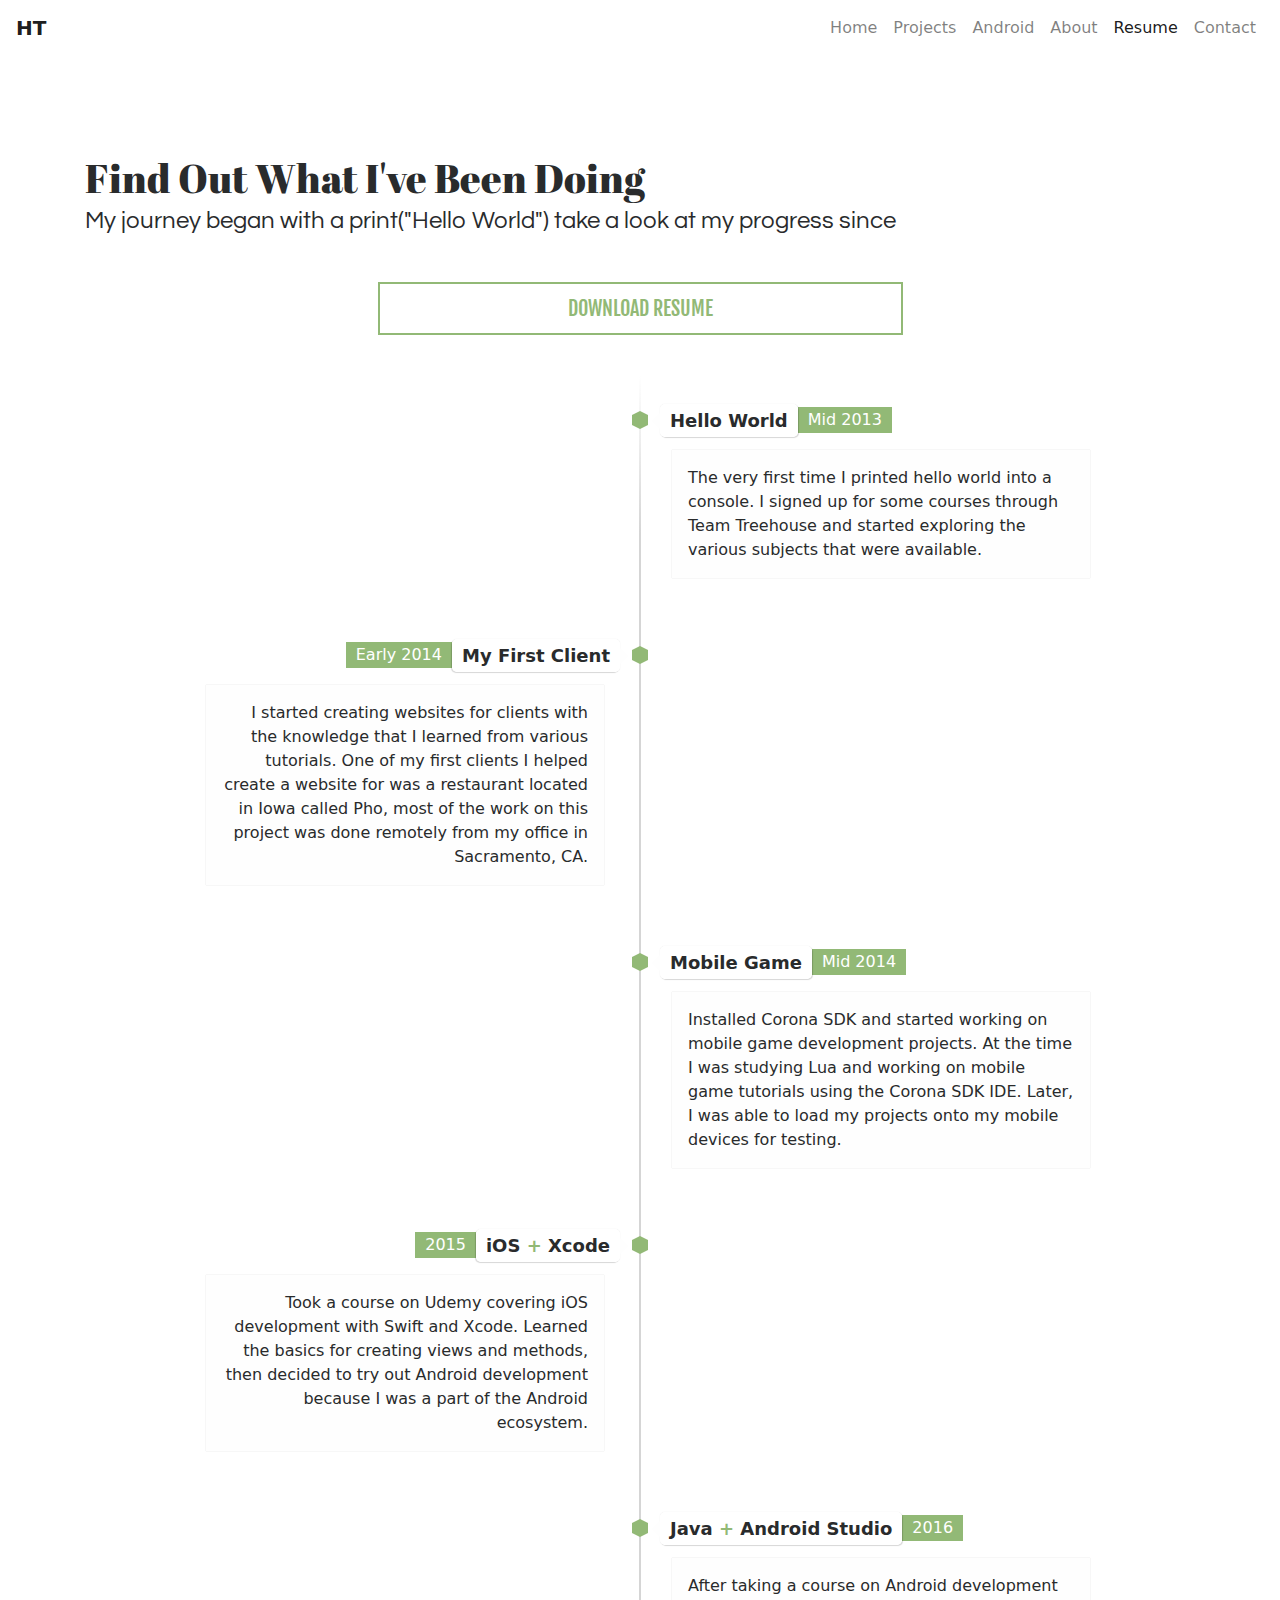
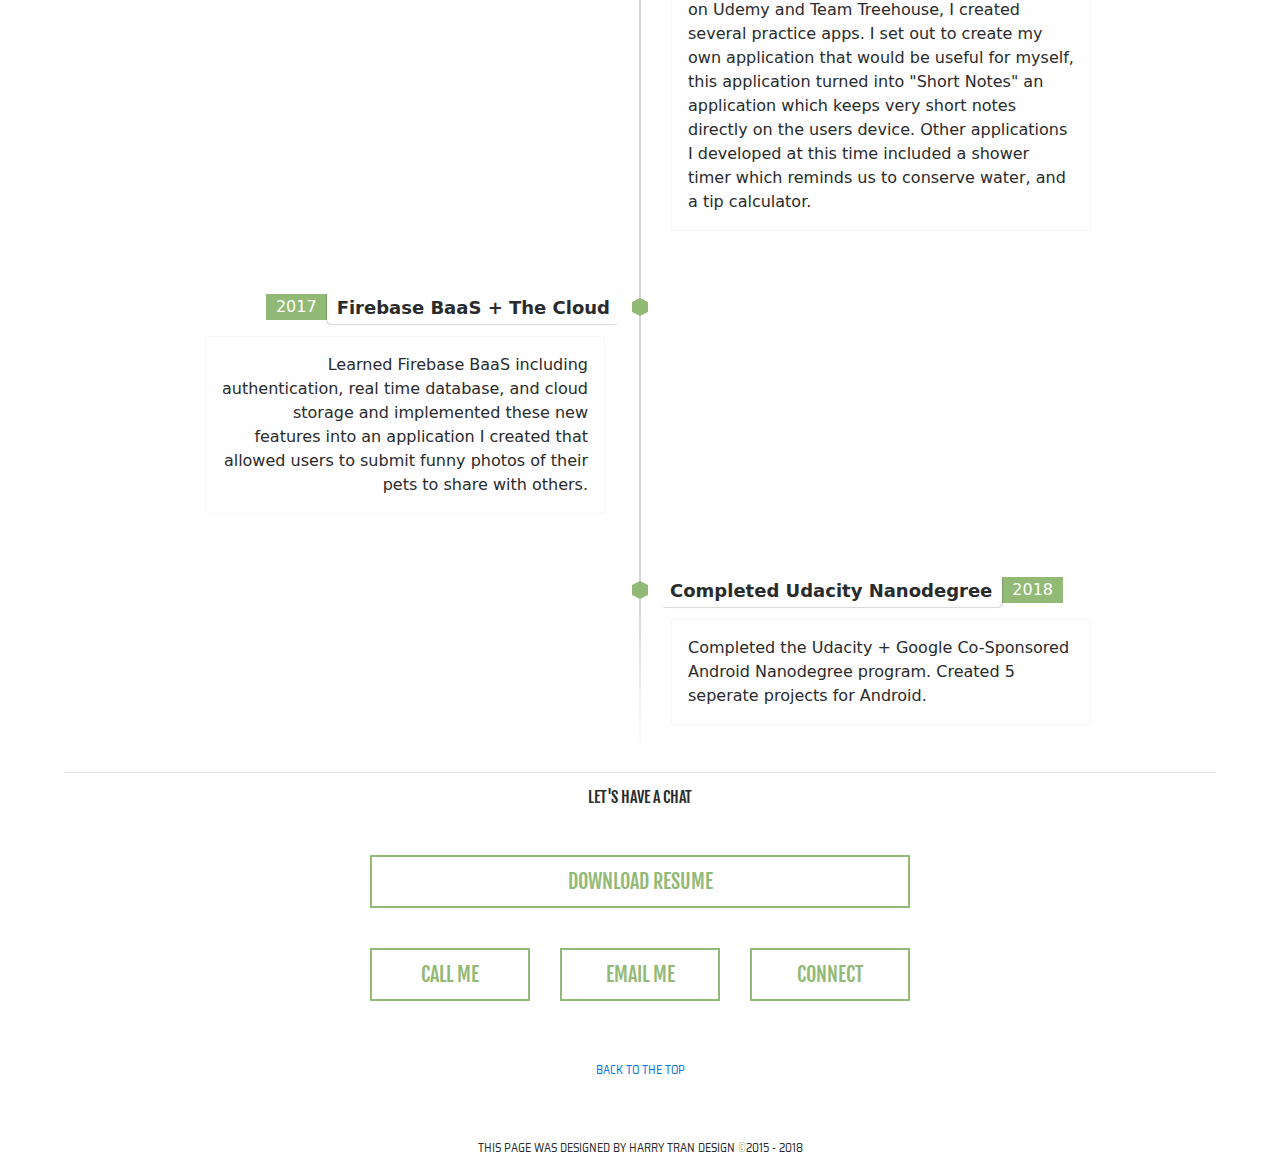
<file: resume.html>
<!DOCTYPE html>
<html lang="en-US">
	<head>
		<meta charset="UTF-8">
		<meta name="viewport" content="width=device-width, initial-scale=1.0">
		<!-- TODO: Add these keywords and description -->
		<!-- TODO: Purchase helloimharry.com or imharry.me -->
		<meta name="keywords" content="Add Keywords Here">
		<meta name="description" content="Add Description Here.">
		<meta name="author" content="Harry Tran Design">

		<title>HELLO IM HARRY | ANDROID MOBILE DEVELOPER | UX/UI DESIGN | FRONT END WORK</title>
 
 		<link rel="stylesheet" type="text/css" href="css/normalize.css">
 		<link rel="stylesheet" type="text/css" href="css/bootstrap.css">
		<link href="https://fonts.googleapis.com/css?family=Abril+Fatface|Fjalla+One|Nunito|Questrial|Rozha+One|Saira+Semi+Condensed" rel="stylesheet">
		<link rel="stylesheet" type="text/css" href="css/style.css">
 	</head>

	<body>
		<!-- NAVBAR WITH MENU / COLLAPSIBLE WITH TOGGLE  -->
		<nav id="menu" class="navbar navbar-toggleable-md navbar-light">
			<button class="navbar-toggler navbar-toggler-right" type="button" data-toggle="collapse" data-target="#navbarNav" aria-controls="navbarNav" aria-expanded="false" aria-label="Toggle navigation">
				<span class="navbar-toggler-icon"></span>
			</button>

			<a class="navbar-brand" href="index.html"><strong>HT</strong></a>
			<div class="collapse navbar-collapse" id="navbarNav">
				<ul class="nav navbar-nav ml-auto">
					<li class="nav-item">
						<a class="nav-link" href="index.html">Home<span class="sr-only">(current)</span></a>
					</li>

					<li class="nav-item">
						<a class="nav-link" href="project.html">Projects</a>
					</li>

					<li class="nav-item">
						<a class="nav-link" href="android.html">Android</a>
					</li>

					<li class="nav-item">
						<a class="nav-link" href="about.html">About</a>
					</li>

					<li class="nav-item active">
						<a class="nav-link" href="resume.html">Resume</a>
					</li>

					<li class="nav-item">
						<a class="nav-link" href="#footer-resume">Contact</a>
					</li>
				</ul>
			</div>
		</nav>
		<!-- END NAVBAR SECTION -->

		<div id="resume-overview" class="container">
			<h1 class="text-capitalize">Find out what I've been doing</h1>
			<h4>My journey began with a print("Hello World") take a look at my progress since</h4>

			<div id="resume-button" class="col-lg-6 offset-lg-3 resume">
				<a href="resume/HarryTranMobileDev.pdf"><button class="btn btn-1 btn-lg btn-outline-primary btn-block">Download Resume</button></a>
			</div>
		</div>


		<!-- TIMELINE SECTION -->
		<ul class="timeline">
			<li>
				<div class="direction-r">
					<div class="flag-wrapper">
						<span class="hexa"></span>
						<span class="flag">Hello World</span>
						<span class="time-wrapper"><span class="time">Mid 2013</span></span>
					</div>
					<div class="desc">The very first time I printed hello world into a console. I signed up for some courses through Team Treehouse and started exploring the various subjects that were available.</div>
				</div>
			</li>

			<li>
				<div class="direction-l">
					<div class="flag-wrapper">
						<span class="hexa"></span>
						<span class="flag">My First Client</span>
						<span class="time-wrapper"><span class="time">Early 2014</span></span>
					</div>
					<div class="desc">I started creating websites for clients with the knowledge that I learned from various tutorials. One of my first clients I helped create a website for was a restaurant located in Iowa called Pho, most of the work on this project was done remotely from my office in Sacramento, CA.</div>
				</div>
			</li>

			<li>
				<div class="direction-r">
					<div class="flag-wrapper">
						<span class="hexa"></span>
						<span class="flag">Mobile Game</span>
						<span class="time-wrapper"><span class="time">Mid 2014</span></span>
					</div>
					<div class="desc">Installed Corona SDK and started working on mobile game development projects. At the time I was studying Lua and working on mobile game tutorials using the Corona SDK IDE. Later, I was able to load my projects onto my mobile devices for testing.</div>
				</div>
			</li>

			<li>
				<div class="direction-l">
					<div class="flag-wrapper">
						<span class="hexa"></span>
						<span class="flag">iOS <span id="plus-sign">+</span> Xcode</span>
						<span class="time-wrapper"><span class="time">2015</span></span>
					</div>
					<div class="desc">Took a course on Udemy covering iOS development with Swift and Xcode. Learned the basics for creating views and methods, then decided to try out Android development because I was a part of the Android ecosystem.</div>
				</div>
			</li>

			<li>
				<div class="direction-r">
					<div class="flag-wrapper">
						<span class="hexa"></span>
						<span class="flag">Java <span id="plus-sign">+</span> Android Studio</span>
						<span class="time-wrapper"><span class="time">2016</span></span>
					</div>
					<div class="desc">After taking a course on Android development on Udemy and Team Treehouse, I created several practice apps. I set out to create my own application that would be useful for myself, this application turned into "Short Notes" an application which keeps very short notes directly on the users device. Other applications I developed at this time included a shower timer which reminds us to conserve water, and a tip calculator.</div>
				</div>
			</li>

			<li>
				<div class="direction-l">
					<div class="flag-wrapper">
						<span class="hexa"></span>
						<span class="flag">Firebase BaaS + The Cloud</span>
						<span class="time-wrapper"><span class="time">2017</span></span>
					</div>
					<div class="desc">Learned Firebase BaaS including authentication, real time database, and cloud storage and implemented these new features into an application I created that allowed users to submit funny photos of their pets to share with others.</div>
				</div>
			</li>

			<li>
				<div class="direction-r">
					<div class="flag-wrapper">
						<span class="hexa"></span>
						<span class="flag">Completed Udacity Nanodegree</span>
						<span class="time-wrapper"><span class="time">2018</span></span>
					</div>
					<div class="desc">Completed the Udacity + Google Co-Sponsored Android Nanodegree program. Created 5 seperate projects for Android.</div>
				</div>
			</li>
		</ul>		


		<hr>


		<!-- FOOTER FOR ALL PAGES -->
		<div id="footer-resume" class="container">

			<h6 class="text-center text-uppercase">Let's Have A Chat</h6>

			<div class="row text-center">
				<div id="resume-button" class="col-lg-6 offset-lg-3 resume">
					<a href="resume/HarryTranMobileDev.pdf"><button class="btn btn-1 btn-lg btn-outline-primary btn-block">Download Resume</button></a>
				</div>
			</div>

			<div id="footer-button" class="row text-center footer">
				<div class="col-lg-2 offset-lg-3"><a href="tel:19166004443"><button class="btn btn-1 btn-lg btn-outline-primary btn-block">Call Me</button></a></div>

				<div class="col-lg-2"><a href="mailto:harrytrandesign@gmail.com?Subject=Saying%20Hi" target="_top"><button class="btn btn-1 btn-lg btn-outline-primary btn-block">Email Me</button></a></div>

				<div class="col-lg-2"><a href="https://www.linkedin.com/in/harrisontran/"><button class="btn btn-1 btn-lg btn-outline-primary btn-block">Connect</button></a></div>
			</div>

			<a class="text-center" href="#menu"><p class="back-top">Back to the top</p></a>

			<p class="footer-copyright text-center">This Page Was Designed by Harry Tran Design <span class="tint">&copy;</span>2015 - 2018</p>
		</div>


		<script src="js/jquery-3.2.1.js" type="text/javascript"></script>
		<script src="js/modernizr.js" type="text/javascript"></script>
		<script src="js/bootstrap.js" type="text/javascript"></script>
		<script src="js/app.js" type="text/javascript"></script>
	</body>

</html>
</file>
<file: css/style.css>
/* FONT FAMILY
	font-family: 'Abril Fatface', cursive;
	font-family: 'Fjalla One', sans-serif;
	font-family: 'Questrial', sans-serif;
	font-family: 'Saira Semi Condensed', sans-serif;
*/

/* RESETS */

	* {
		margin: 0;
		padding: 0;
	}

	ul {
		list-style-type: none;
		margin: 0;
		padding: 0;
	}

	hr {
		width: 90%;
		margin: 1rem auto;
	}

	a:hover {
		text-decoration: none;
	}


/* GENERIC STYLING */

	h1 {
		font-family: 'Abril Fatface', cursive;
	}

	h4 {
		font-family: 'Questrial', sans-serif;
	}

	h6,
	#skill-header ul li {
		font-family: 'Fjalla One', sans-serif;
	}

	p {
		font-family: 'Saira Semi Condensed', sans-serif;
	}

	#skill-header ul li,
	.tint,
	#plus-sign {
		color: #92B976;		
	}

	.app-name-label {
		color: #fff;		
	}

	#skill-header ul li,
	#plus-sign {
		font-weight: 700;
	}

	#footer-main {
		margin-top: 40px;
	}

	.back-top {
		margin-top: 60px;
		font-size: 0.75rem;
		text-transform: uppercase;
	}

	.footer-copyright {
		margin-top: 60px;
		margin-bottom: 10px;
		font-size: 0.75rem;
		text-transform: uppercase;
	}

	.portfolio-list {
		list-style-type: katakana;
		margin: 0px 20px;
	}

	.portfolio-list li {
		background-color: #92B976;
		color: white;
		padding: 5px 15px;
		width: 45%;
		margin-top: 5px;
		border-radius: 25px;
		font-size: 11px;
		font-weight: 700;
		text-transform: uppercase;
	}


/* COLORS */

	.text-light {
		color: white;
	}

	.hover-tag:hover {
		background-color: #566d46;
				padding: 5px 15px;

	}


/* IMAGES */

	.hobby-icon-pan,
	.hobby-icon-dog,
	.hobby-icon-fam,
	.hobby-icon-code {
		height: 40px;
		width: 40px;
		background-size: contain;
		display: inline-block;
		margin: 0;
		padding: 0;
	}

	.hobby-icon-pan {
		background: url("../images/icon/pan.png") no-repeat;
		background-size: contain;
	}

	.hobby-icon-dog {
		background: url("../images/icon/dog.png") no-repeat;
		background-size: contain;
	}

	.hobby-icon-fam {
		background: url("../images/icon/family.png") no-repeat;
		background-size: contain;
	}

	.hobby-icon-code {
		background: url("../images/icon/code.png") no-repeat;
		background-size: contain;
	}

	#android-apps {
		width: 100%;
	}

	#slick-note {
		background: rgb(186,104,200);
	}

	#work-ramble {
		background: rgb(121,134,203);
	}

	#slick-note,
	#work-ramble {
		padding: 80px 20px;
	}

	#android-app-1 {
		background: url("../images/slick_notes_ss_small.png");
	}

	#android-app-2 {
		background: url("../images/work_rant_ss_small.png");
	}

	#project-1 {
		background: url("../images/portfolio/short_notes.png");
	}

	#project-2 {
		background: url("../images/portfolio/lolpets.png");
		background-position: center;
	}

	#project-3 {
		background: url("../images/portfolio/pho.png");
	}

	#project-4 {
		background: url("../images/portfolio/edcgifts.png");		
	}

	#android-app-1,
	#android-app-2 {
		width: 300px;
		height: 400px;
		background-size: cover;
		background-repeat: no-repeat;
		margin: 20px auto;
	}

	#project-1,
	#project-2,
	#project-3,
	#project-4 {
		width: auto;
		height: 300px;
		background-size: cover;
		background-repeat: no-repeat;
		margin: 20px auto;
	}

	#type-code {
		width: auto;
		height: 300px;
		background: url("../images/typing.gif");		
		background-size: 100% 100%;
		background-repeat: no-repeat;
		margin: 20px auto;
	}

	#onion-work {
		width: 300px;
		height: auto;
		padding: 20px;
		float: left;
	}

	.google-play {
		width: 220px;
		height: auto;
		margin: 20px auto;
	}


/* PAGE LAYOUT AND STRUCTURE */

	#overview {
		padding: 80px 20px;
		min-height: 85vh;
	}

	#overview #logo {
		width: 140px;
		height: 140px;
		margin: 20px auto 60px;
		display: block;
	}

	#resume-overview,
	#project-overview,
	#about-overview {
		margin: 100px auto 40px;
	}

	#about-overview {
		height: 40vh;
	}

	#skill-section {
		margin-bottom: 40px;
	}

	#objective-text {
		margin-top: 40px;
	}

	#about-text {
		margin: 20px auto 60px;
	}

	#skill-header ul {
		display: flex;
		align-items: stretch; /* Default */
		width: 100%;
		justify-content: space-between;
		margin-top: 40px;
		margin-bottom: 40px;
	}

	#skill-header ul li {
		display: block;
		flex: 0 1 auto; /* Default */
		text-align: center;
		padding-left: 40px;
		padding-right: 40px;
	}

	#about-icon {
		margin-top: 60px;
	}

	#about-icon ul {
		display: flex;
		align-items: stretch; /* Default */
		width: 100%;
		justify-content: space-between;
		margin-top: 20px;
		margin-bottom: 20px;
	}

	#about-icon ul li {
		display: block;
		flex: 0 1 auto; /* Default */
		text-align: center;
		padding-left: 20px;
		padding-right: 20px;
	}


	/* JUMBOTRON */

	.jumbotron {
		height: 400px;
		position: relative;
		top: 0;
		bottom: 0;
		left: 0;
		right: 0;
		margin-bottom: 40px;
		border-radius: 0;
		background-color: white;
		background-position: right center;
		background-repeat: no-repeat;
		background-size: cover;
		-webkit-background-size: cover;:;
		-moz-background-size: cover;
		-o-background-size: cover;
		z-index: -10;
	}

	#main-jumbotron {
		background-image: url("../images/gridview.jpg");
	}

	#project-jumbotron {
		background-image: url("../images/macbook.jpg");
		/* background-image: url("../images/sketchpad.jpg"); */
	}

	.vertical-center {
		position: relative;
		top: 50%;
		transform: translateY(-50%);
	}

	.dark-overlay {
		position: absolute;
		top: 0;
		bottom: 0;
		left: 0;
		right: 0;
		height: 100%;
		width: 100%;
		z-index: -5;
		background-color: rgba(0, 0, 0, 0.5);
	}


	/* BUTTON */

	.btn {
		margin: 40px auto 0px;
		border: none;
		border-radius: 0px;
		font-family: 'Fjalla One', sans-serif;
		text-transform: uppercase;
		text-align: center;
		display: inline-block;
		-webkit-transition: all 0.75s;
		-moz-transition: all 0.75s;
		transition: all 0.75s;
	}

	.btn-1 {
		border: 2px solid #92B976;
		color: #92B976;
	}

	.btn-1:hover {
		background: #92B976;
		border: 2px solid #92B976;
	}


	/* SLIDE GALLERY - HORIZONTAL */

	#picture-reel {
		width: 100%;
		height: auto;
		overflow: auto;
		white-space:nowrap;
		padding: 0px 10px;
		margin: 40px 0px;
		display: block;
	}

	#picture-reel .slide {
		display: inline-block;
		margin: 0px;
	}

	.image-square {
		height: 340px;
		width: 340px;
		background-size: contain;
		display: inline-block;
		margin: 0;
		padding: 0;
	}

	.image-square:nth-of-type(1) {
		background: url("../images/gallery/image04.jpg") no-repeat;
		background-size: contain;
	}

	.image-square:nth-of-type(2) {
		background: url("../images/gallery/image02.jpg") no-repeat;
		background-size: contain;
	}

	.image-square:nth-of-type(3) {
		background: url("../images/gallery/image03.jpg") no-repeat;
		background-size: contain;
	}

	.image-square:nth-of-type(4) {
		background: url("../images/gallery/image01.jpg") no-repeat;
		background-size: contain;
	}

	.image-square:nth-of-type(5) {
		background: url("../images/gallery/image05.jpg") no-repeat;
		background-size: contain;
	}

	.image-square:nth-of-type(6) {
		background: url("../images/gallery/image06.jpg") no-repeat;
		background-size: contain;
	}

	.image-square:nth-of-type(7) {
		background: url("../images/gallery/image07.png") no-repeat;
		background-size: contain;
	}

	.image-square:nth-of-type(8) {
		background: url("../images/gallery/image08.jpg") no-repeat;
		background-size: contain;
	}

	.image-square:nth-of-type(9) {
		background: url("../images/gallery/image09.jpg") no-repeat;
		background-size: contain;
	}

	.image-square:nth-of-type(10) {
		background: url("../images/gallery/image10.jpg") no-repeat;
		background-size: contain;
	}

	.image-square:nth-of-type(11) {
		background: url("../images/gallery/image11.jpg") no-repeat;
		background-size: contain;
	}

	.image-square:nth-of-type(12) {
		background: url("../images/gallery/image12.jpg") no-repeat;
		background-size: contain;
	}

	.image-square:nth-of-type(13) {
		background: url("../images/gallery/image13.jpg") no-repeat;
		background-size: contain;
	}

	.image-square:nth-of-type(14) {
		background: url("../images/gallery/image14.jpg") no-repeat;
		background-size: contain;
	}

	.image-square:nth-of-type(15) {
		background: url("../images/gallery/image15.png") no-repeat;
		background-size: contain;
	}

	.image-square:nth-of-type(16) {
		background: url("../images/gallery/image16.jpg") no-repeat;
		background-size: contain;
	}
	/* END OF: SLIDE GALLERY - HORIZONTAL */


	/* TIMELINE */

	.hexa{
		border: 0px;
		float: left;
		text-align: center;
		height: 35px;
		width: 60px;
		font-size: 22px;
		background: #f0f0f0;
		color: #3c3c3c;
		position: relative;
		margin-top: 15px;
	}

	.hexa:before{
		content: ""; 
		position: absolute; 
		left: 0; 
		width: 0; 
		height: 0;
		border-bottom: 15px solid #f0f0f0;
		border-left: 30px solid transparent;
		border-right: 30px solid transparent;
		top: -15px;
	}

	.hexa:after{
		content: ""; 
		position: absolute; 
		left: 0; 
		width: 0; 
		height: 0;
		border-left: 30px solid transparent;
		border-right: 30px solid transparent;
		border-top: 15px solid #f0f0f0;
		bottom: -15px;
	}

	.timeline {
		position: relative;
		padding: 0;
		width: 100%;
		margin-top: 20px;
		list-style-type: none;
	}

	.timeline:before {
		position: absolute;
		left: 50%;
		top: 0;
		content: ' ';
		display: block;
		width: 2px;
		height: 100%;
		margin-left: -1px;
		background: rgb(213,213,213);
		background: -moz-linear-gradient(top, rgba(213,213,213,0) 0%, rgb(213,213,213) 8%, rgb(213,213,213) 92%, rgba(213,213,213,0) 100%);
		background: -webkit-gradient(linear, left top, left bottom, color-stop(0%,rgba(30,87,153,1)), color-stop(100%,rgba(125,185,232,1)));
		background: -webkit-linear-gradient(top, rgba(213,213,213,0) 0%, rgb(213,213,213) 8%, rgb(213,213,213) 92%, rgba(213,213,213,0) 100%);
		background: -o-linear-gradient(top, rgba(213,213,213,0) 0%, rgb(213,213,213) 8%, rgb(213,213,213) 92%, rgba(213,213,213,0) 100%);
		background: -ms-linear-gradient(top, rgba(213,213,213,0) 0%, rgb(213,213,213) 8%, rgb(213,213,213) 92%, rgba(213,213,213,0) 100%);
		background: linear-gradient(to bottom, rgba(213,213,213,0) 0%, rgb(213,213,213) 8%, rgb(213,213,213) 92%, rgba(213,213,213,0) 100%);
		z-index: 5;
	}

	.timeline li {
		padding: 2em 0;
	}

	.timeline .hexa{
		width: 16px;
		height: 10px;
		position: absolute;
		background: #92B976;
		z-index: 5;
		left: 0;
		right: 0;
		margin-left:auto;
		margin-right:auto;
		top: -30px;
		margin-top: 0;
	}

	.timeline .hexa:before {
		border-bottom: 4px solid #92B976;
		border-left-width: 8px;
		border-right-width: 8px;
		top: -4px;
	}

	.timeline .hexa:after {
		border-left-width: 8px;
		border-right-width: 8px;
		border-top: 4px solid #92B976;
		bottom: -4px;
	}

	.direction-l,
	.direction-r {
		float: none;
		width: 100%;
		text-align: center;
	}

	.flag-wrapper {
		text-align: center;
		position: relative;
	}

	.flag {
		position: relative;
		display: inline;
		background: rgb(255,255,255);
		font-weight: 600;
		z-index: 15;
		padding: 6px 10px;
		text-align: left;
		border-radius: 5px;
	}

	.direction-l .flag:after,
	.direction-r .flag:after {
		content: "";
		position: absolute;
		left: 50%;
		top: -15px;
		height: 0;
		width: 0;
		margin-left: -8px;
		border: solid transparent;
		border-bottom-color: rgb(255,255,255);
		border-width: 8px;
		pointer-events: none;
	}

	.direction-l .flag {
		-webkit-box-shadow: -1px 1px 1px rgba(0,0,0,0.15), 0 0 1px rgba(0,0,0,0.15);
		-moz-box-shadow: -1px 1px 1px rgba(0,0,0,0.15), 0 0 1px rgba(0,0,0,0.15);
		box-shadow: -1px 1px 1px rgba(0,0,0,0.15), 0 0 1px rgba(0,0,0,0.15);
	}

	.direction-r .flag {
		-webkit-box-shadow: 1px 1px 1px rgba(0,0,0,0.15), 0 0 1px rgba(0,0,0,0.15);
		-moz-box-shadow: 1px 1px 1px rgba(0,0,0,0.15), 0 0 1px rgba(0,0,0,0.15);
		box-shadow: 1px 1px 1px rgba(0,0,0,0.15), 0 0 1px rgba(0,0,0,0.15);
	}

	.time-wrapper {
		display: block;
		position: relative;
		margin: 4px 0 0 0;
		z-index: 14;
		line-height: 1em;
		vertical-align: middle;
		color: #fff;
	}

	.direction-l .time-wrapper {
		float: none;
	}

	.direction-r .time-wrapper {
		float: none;
	}

	.time {
		background: #92B976;
		display: inline-block;
		padding: 8px;
	}

	.desc {
		position: relative;
		margin: 1em 0 0 0;
		padding: 1em;
		background: rgb(254,254,254);
		-webkit-box-shadow: 0 0 1px rgba(0,0,0,0.20);
		-moz-box-shadow: 0 0 1px rgba(0,0,0,0.20);
		box-shadow: 0 0 1px rgba(0,0,0,0.20);
		z-index: 15;
	}

	.direction-l .desc,
	.direction-r .desc {
		position: relative;
		margin: 1em 1em 0 1em;
		padding: 1em;
		z-index: 15;
	}


/* MEDIA QUERIES */

@media screen and (max-width: 1020px) {

}

@media screen and (min-width: 768px) {
	.timeline {
		width: 740px;
		margin: 0 auto;
		margin-top: 20px;
	}

	.timeline li:after {
		content: "";
		display: block;
		height: 0;
		clear: both;
		visibility: hidden;
	}

	.timeline .hexa {
		left: -28px;
		right: auto;
		top: 8px;
	}

	.timeline .direction-l .hexa {
		left: auto;
		right: -28px;
	}

	.direction-l {
		position: relative;
		width: 350px;
		float: left;
		text-align: right;
	}

	.direction-r {
		position: relative;
		width: 350px;
		float: right;
		text-align: left;
	}

	.flag-wrapper {
		display: inline-block;
	}

	.flag {
		font-size: 18px;
	}

	.direction-l .flag:after {
		left: auto;
		right: -16px;
		top: 50%;
		margin-top: -8px;
		border: solid transparent;
		border-left-color: rgb(254,254,254);
		border-width: 8px;
	}

	.direction-r .flag:after {
		top: 50%;
		margin-top: -8px;
		border: solid transparent;
		border-right-color: rgb(254,254,254);
		border-width: 8px;
		left: -8px;
	}

	.time-wrapper {
		display: inline;
		vertical-align: middle;
		margin: 0;
	}

	.direction-l .time-wrapper {
		float: left;
	}

	.direction-r .time-wrapper {
		float: right;
	}

	.time {
		padding: 5px 10px;
	}

	.direction-r .desc {
		margin: 1em 0 0 0.75em;
	}
}

@media screen and (min-width: 992px) {
	.timeline {
		width: 900px;
		margin: 0 auto;
		margin-top: 20px;
	}

	.direction-l {
		position: relative;
		width: 430px;
		float: left;
		text-align: right;
	}

	.direction-r {
		position: relative;
		width: 430px;
		float: right;
		text-align: left;
	}

}


@media screen and (max-width: 480px) {

	.portfolio-list li {
		width: 80%;
	}

}
</file>
